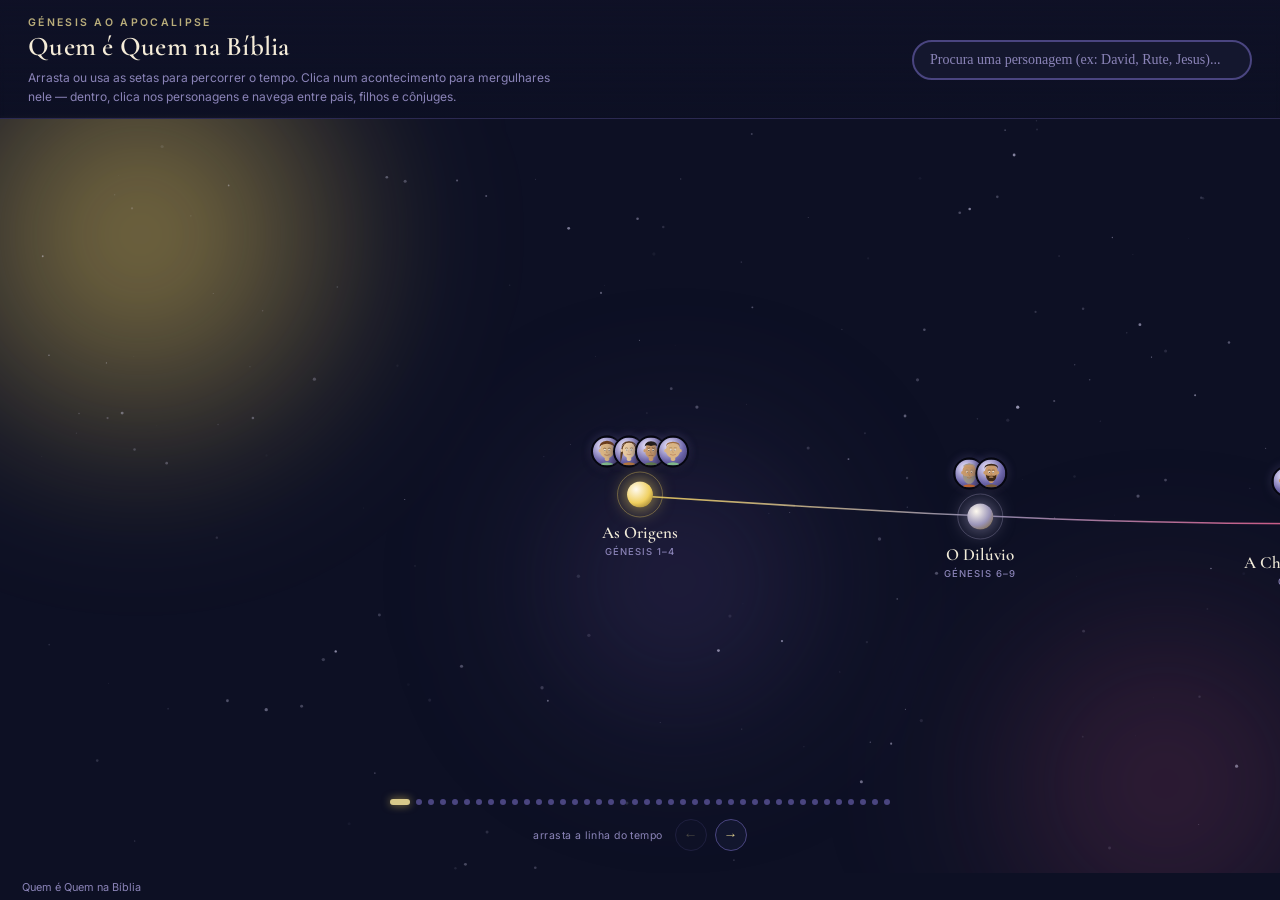
<file: index.html>
<!doctype html>
<html lang="pt">
<head>
<meta charset="utf-8">
<meta name="viewport" content="width=device-width,initial-scale=1">
<title>Quem é Quem na Bíblia</title>
<link rel="stylesheet" href="https://fonts.googleapis.com/css2?family=Cormorant+Garamond:wght@500;600;700&family=Inter:wght@400;500;600&display=swap">
<link rel="stylesheet" href="style.css">
</head>
<body>
<div class="app">
  <div class="topbar" id="topbar">
    <div class="topbar-title">
      <span class="eyebrow">Génesis ao Apocalipse</span>
      <h1>Quem é Quem na Bíblia</h1>
      <p class="hint">Arrasta ou usa as setas para percorrer o tempo. Clica num acontecimento para mergulhares nele — dentro, clica nos personagens e navega entre pais, filhos e cônjuges.</p>
    </div>
    <div class="search-wrap">
      <input id="searchBox" class="search-box" type="text" placeholder="Procura uma personagem (ex: David, Rute, Jesus)..." autocomplete="off" aria-label="Procurar personagem">
      <div id="searchResults" class="search-results" hidden></div>
    </div>
  </div>

  <div class="stage">
    <canvas id="bgStars"></canvas>
    <div class="nebula n1"></div>
    <div class="nebula n2"></div>
    <div class="nebula n3"></div>

    <div id="timelineView">
      <div class="timeline-track">
        <div id="timelineRail">
          <svg id="railSvg"><path id="railPath" fill="none" stroke="url(#railGrad)" stroke-width="1.5"></path>
            <defs>
              <linearGradient id="railGrad" x1="0" y1="0" x2="1" y2="0">
                <stop offset="0%" stop-color="#4a4580" stop-opacity="0"/>
                <stop offset="8%" stop-color="#4a4580" stop-opacity=".9"/>
                <stop offset="92%" stop-color="#4a4580" stop-opacity=".9"/>
                <stop offset="100%" stop-color="#4a4580" stop-opacity="0"/>
              </linearGradient>
            </defs>
          </svg>
        </div>
      </div>
    </div>

    <div class="timeline-chrome">
      <div class="progress-dots" id="progressDots"></div>
      <div class="scroll-hint">
        <span id="scrollHintText">arrasta a linha do tempo</span>
        <div class="scroll-arrows">
          <button id="scrollLeft" type="button" aria-label="Recuar no tempo">&larr;</button>
          <button id="scrollRight" type="button" aria-label="Avançar no tempo">&rarr;</button>
        </div>
      </div>
    </div>

    <div id="eventView">
      <div class="event-ambient" id="eventAmbient"></div>
      <div id="eventScroll">
        <div class="event-body">
          <aside class="event-info" id="eventInfo">
            <button class="back-btn" id="backBtn" type="button" aria-label="Voltar à linha do tempo" title="Voltar à linha do tempo"><span class="bk-arrow">&larr;</span></button>
            <span class="event-info-label">Sobre este acontecimento</span>
            <p class="event-desc" id="eventDesc"></p>
            <div class="event-info-grid">
              <div class="event-info-block"><h3>Importância</h3><p id="eventImportancia"></p></div>
              <div class="event-info-block"><h3>Mensagem principal</h3><p id="eventMensagem"></p></div>
              <div class="event-info-block"><h3>Contexto histórico</h3><p id="eventContexto"></p></div>
              <div class="event-info-block"><h3>Passagens-chave</h3><ul id="eventPassagens"></ul></div>
            </div>
          </aside>
          <div class="event-main">
            <div class="event-heading">
              <div class="event-icon" id="eventIcon"></div>
              <div class="event-title-wrap">
                <span class="event-title" id="eventTitle"></span>
                <span class="event-era-tag" id="eventEra"></span>
              </div>
            </div>
            <div class="char-field" id="charField">
              <div class="char-orbit" id="charOrbit">
                <div id="camLayer">
                  <svg class="char-lines" id="charLines"></svg>
                  <div id="charButtons"></div>
                </div>
              </div>
              <div class="zoom-controls">
                <button id="zoomIn" type="button" aria-label="Ampliar">+</button>
                <button id="zoomOut" type="button" aria-label="Reduzir">&minus;</button>
                <button id="zoomReset" type="button" aria-label="Repor vista">&#8634;</button>
              </div>
            </div>
          </div>
        </div>
      </div>
      <aside id="panel">
        <button class="panel-close" id="panelClose" type="button">&times;</button>
        <div id="panelBody">
          <p class="panel-empty">Clica num personagem para veres a sua ficha completa.</p>
        </div>
      </aside>
    </div>
  </div>

  <footer class="note">Quem é Quem na Bíblia</footer>
</div>
<script src="js/event-icons.js"></script>
<script src="js/warp-transition.js"></script>
<script src="js/timeline.js"></script>
<script src="js/event-graph.js"></script>
<script src="app.js"></script>
</body>
</html>
</file>
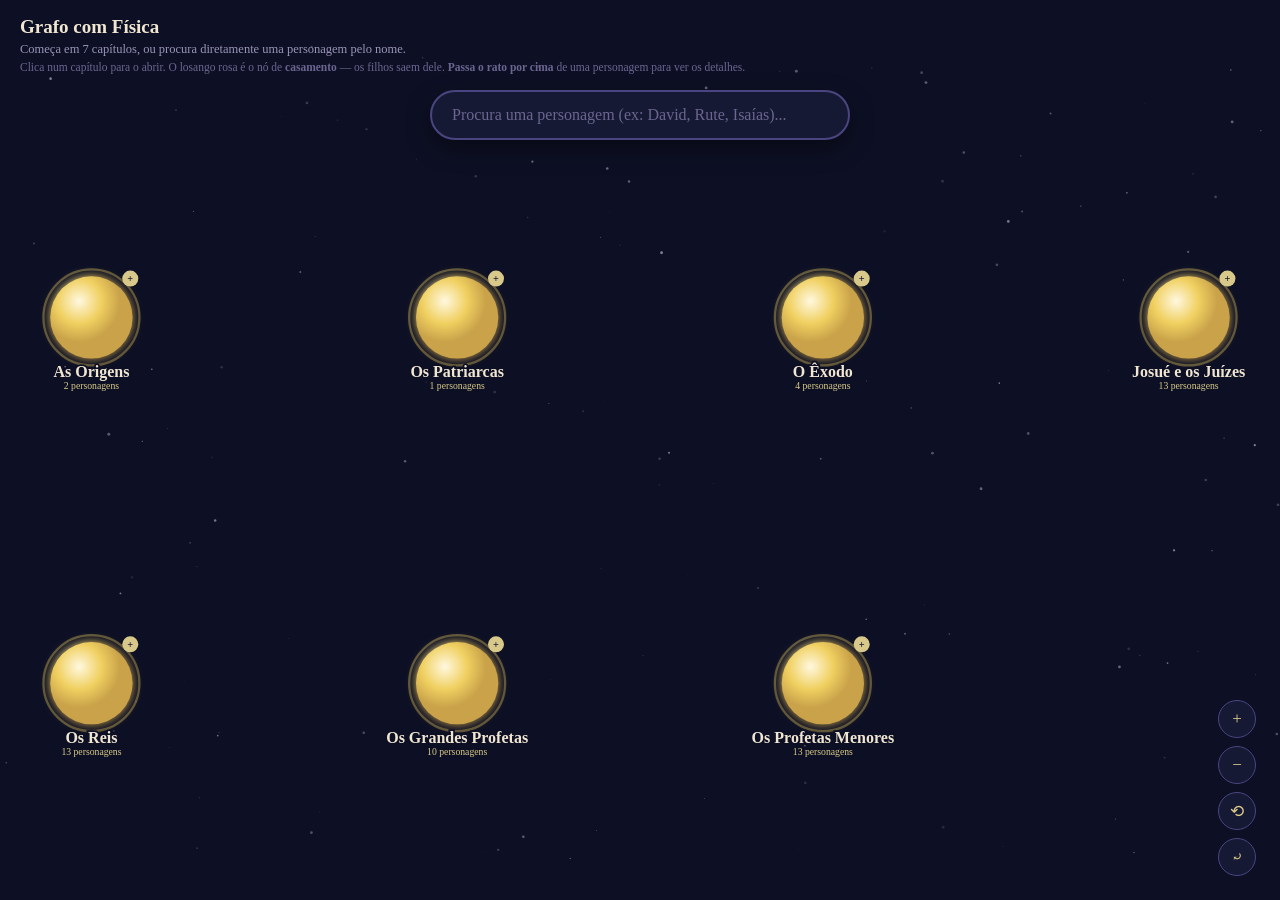
<file: docs/superpowers/specs/2026-09-05-grafo-fisica-mockup-A.html>
<!DOCTYPE html>
<html lang="pt">
<head>
<meta charset="utf-8">
<title>Grafo com Física — mockup</title>
<style>
  * { box-sizing: border-box; }
  html, body { margin: 0; padding: 0; background: #0d1024; color: #e8e4d8; font-family: Georgia, serif; overflow: hidden; height: 100%; }
  .topbar { position: absolute; top: 0; left: 0; right: 0; padding: 16px 20px; z-index: 10; pointer-events: none; }
  .topbar * { pointer-events: auto; }
  h1 { font-size: 19px; margin: 0 0 4px; color: #f0e6d2; }
  .subtitle { font-size: 12.5px; color: #9a94b8; margin: 0; max-width: 560px; }
  .hint { font-size: 11.5px; color: #6b6591; margin-top: 4px; }

  .search-wrap { position: absolute; top: 90px; left: 50%; transform: translateX(-50%); z-index: 15; width: 420px; max-width: 90vw; }
  .search-box {
    width: 100%; padding: 14px 20px; border-radius: 999px; border: 2px solid #4a4580; background: #161933;
    color: #f0e6d2; font-family: Georgia, serif; font-size: 16px; box-shadow: 0 8px 24px rgba(0,0,0,.4);
    outline: none;
  }
  .search-box:focus { border-color: #d8c98a; }
  .search-box::placeholder { color: #6b6591; }
  .search-results {
    margin-top: 6px; background: #161933; border: 1px solid #4a4580; border-radius: 12px;
    overflow: hidden; display: none; box-shadow: 0 8px 24px rgba(0,0,0,.4);
  }
  .search-results.show { display: block; }
  .search-result {
    padding: 10px 18px; cursor: pointer; font-size: 14px; color: #e8e4d8;
    display: flex; justify-content: space-between; align-items: baseline;
  }
  .search-result:hover { background: #2a2650; }
  .search-result .sr-era { font-size: 10.5px; color: #9a94b8; }
  .found-highlight .halo { opacity: 1 !important; stroke: #f0d060; stroke-width: 2.5; animation: pulseFound 1.2s ease-in-out infinite; }
  @keyframes pulseFound { 0%,100% { r: var(--halo-r, 20); opacity: 1; } 50% { r: calc(var(--halo-r, 20) + 6); opacity: .4; } }

  .controls { position: absolute; bottom: 24px; right: 24px; display: flex; flex-direction: column; gap: 8px; z-index: 10; }
  .controls button {
    width: 38px; height: 38px; border-radius: 50%; border: 1px solid #4a4580; background: #161933;
    color: #d8c98a; font-size: 17px; cursor: pointer; font-family: Georgia, serif;
  }
  .controls button:hover { background: #2a2650; }

  svg { display: block; width: 100vw; height: 100vh; cursor: grab; }
  svg.panning { cursor: grabbing; }

  .bgstar { fill: #cfd0f0; }

  .cline { stroke: #4a4580; stroke-width: 1.4; fill: none; }
  .cline.stem { stroke: #d8a0b8; stroke-width: 1.2; opacity: .8; }
  .cline.descent { stroke: #6b64a8; stroke-width: 1.6; }
  .cline.spouseDirect { stroke: #d8a0b8; stroke-width: 1.2; stroke-dasharray: 3 4; opacity: .8; }
  .cline.weak { stroke: #4a4a6a; stroke-width: 0.8; stroke-dasharray: 1 5; opacity: .55; }
  .clabel { fill: #9a94b8; font-size: 8.5px; font-family: Georgia, serif; text-anchor: middle; paint-order: stroke; stroke: #0d1024; stroke-width: 3; }

  .node { cursor: pointer; }
  .node circle.halo { fill: none; stroke: #d8c98a; stroke-width: 1; opacity: 0; }
  .node.expandable circle.halo { opacity: .35; }
  .node.uniao .halo { stroke: #e8608f; }
  .node.capitulo .halo { stroke: #f0d060; stroke-width: 2; }
  .node.capitulo .star { fill: url(#majorGrad); }
  .node.capitulo text.name { font-size: 14px; font-weight: bold; transition: font-size .3s ease; }
  .node.capitulo.side text.name { font-size: 10.5px; }
  .node.capitulo.side text.clabel { display: none; }
  .node.capitulo.side { opacity: .85; }
  .node .star { transition: r .25s ease; }
  .node.major .star { fill: url(#majorGrad); }
  .node.standard .star { fill: url(#standardGrad); }
  .node.minor .star { fill: url(#minorGrad); }
  .node.uniao .star { fill: url(#uniaoGrad); }
  .node text.name { fill: #f0e6d2; font-size: 11px; text-anchor: middle; paint-order: stroke; stroke: #0d1024; stroke-width: 3; }
  .node.minor text.name { font-size: 9.5px; }
  .node text.badge { fill: #1a1735; font-size: 9px; text-anchor: middle; font-weight: bold; }
  .node circle.badge-bg { fill: #d8c98a; }

  .node-group { transform-box: fill-box; transform-origin: center; }
  .pop-in { animation: popIn .35s cubic-bezier(.34,1.56,.64,1); }
  @keyframes popIn { from { transform: scale(0); } to { transform: scale(1); } }

  .tooltip {
    position: fixed; max-width: 270px; background: #161933; border: 1px solid #4a4580;
    border-radius: 8px; padding: 10px 13px; font-size: 12.5px; color: #cfcae8;
    pointer-events: none; z-index: 50; display: none; box-shadow: 0 8px 20px rgba(0,0,0,.45);
    line-height: 1.45;
  }
  .tooltip.show { display: block; }
  .tooltip .t-era { font-size: 10px; letter-spacing: 1px; text-transform: uppercase; color: #9a94b8; }
  .tooltip .t-name { margin: 2px 0 6px; color: #f0d060; font-size: 15px; font-weight: bold; }
  .tooltip .t-rel { color: #d8a0b8; font-size: 11.5px; margin-bottom: 6px; }
  .tooltip .t-refs { margin-top: 6px; font-size: 10.5px; color: #7d76ad; }
</style>
</head>
<body>
<div class="topbar">
  <h1>Grafo com Física</h1>
  <p class="subtitle">Começa em 7 capítulos, ou procura diretamente uma personagem pelo nome.</p>
  <p class="hint">Clica num capítulo para o abrir. O losango rosa é o nó de <b>casamento</b> — os filhos saem dele. <b>Passa o rato por cima</b> de uma personagem para ver os detalhes.</p>
</div>

<div class="search-wrap">
  <input id="searchBox" class="search-box" placeholder="Procura uma personagem (ex: David, Rute, Isaías)..." autocomplete="off">
  <div id="searchResults" class="search-results"></div>
</div>

<div class="controls">
  <button onclick="zoomBy(1.25)">+</button>
  <button onclick="zoomBy(0.8)">−</button>
  <button onclick="resetView()">⟲</button>
  <button onclick="collapseAll()" title="Fechar tudo" style="font-size:13px;">⤾</button>
</div>

<svg id="stage" viewBox="0 0 1400 900">
  <defs>
    <radialGradient id="majorGrad" cx="35%" cy="30%">
      <stop offset="0%" stop-color="#fff8e0"/><stop offset="55%" stop-color="#f0d060"/><stop offset="100%" stop-color="#c9a24a"/>
    </radialGradient>
    <radialGradient id="standardGrad" cx="35%" cy="30%">
      <stop offset="0%" stop-color="#e4e0f8"/><stop offset="55%" stop-color="#9a94d0"/><stop offset="100%" stop-color="#6b64a8"/>
    </radialGradient>
    <radialGradient id="minorGrad" cx="35%" cy="30%">
      <stop offset="0%" stop-color="#c9c6dc"/><stop offset="55%" stop-color="#7d76ad"/><stop offset="100%" stop-color="#524d78"/>
    </radialGradient>
    <radialGradient id="uniaoGrad" cx="35%" cy="30%">
      <stop offset="0%" stop-color="#ffe0ec"/><stop offset="55%" stop-color="#e8608f"/><stop offset="100%" stop-color="#a83a63"/>
    </radialGradient>
    <filter id="glow" x="-100%" y="-100%" width="300%" height="300%">
      <feGaussianBlur stdDeviation="4" result="blur"/>
      <feMerge><feMergeNode in="blur"/><feMergeNode in="SourceGraphic"/></feMerge>
    </filter>
  </defs>
  <g id="bgLayer"></g>
  <g id="world">
    <g id="edgeLayer"></g>
    <g id="nodeLayer"></g>
  </g>
</svg>

<div class="tooltip" id="tooltip">
  <div class="t-era" id="ttEra"></div>
  <div class="t-name" id="ttName"></div>
  <div class="t-rel" id="ttRel"></div>
  <div class="t-resumo" id="ttResumo"></div>
  <div class="t-refs" id="ttRefs"></div>
</div>

<script>
/* ---------------- data ----------------
   Every node — era, pessoa, ou casamento — é a mesma coisa: um id com uma
   lista `reveals` de outros ids que aparecem quando lhe tocas. Os filhos
   nunca aparecem na lista `reveals` de uma pessoa sozinha — aparecem na
   lista `reveals` do nó de casamento (kind:'uniao') entre os pais. Quando só
   há um progenitor conhecido (ex: Eli), os filhos saem diretamente dele. */
const defs = {"adao":{"kind":"major","nome":"Adão","rel":null,"era":"As origens","refs":"Gn 2–3","resumo":"O primeiro ser humano, formado por Deus a partir do pó da terra e colocado no Jardim do Éden para o cultivar. A sua desobediência ao comer do fruto proibido marca o início da história da salvação — mas também abre caminho para a promessa de redenção que atravessa toda a Bíblia.","retrato":"assets/retratos/adao.svg","reveals":["u_adao_eva"]},"eva":{"kind":"major","nome":"Eva","rel":"casada com Adão","era":"As origens","refs":"Gn 2–4","resumo":"A primeira mulher, formada por Deus a partir de Adão e chamada por ele \"mãe de todos os viventes\" (Gn 3:20). É ela quem primeiro dialoga com a serpente, um momento central na narrativa da queda.","retrato":"assets/retratos/eva.svg","reveals":[]},"u_adao_eva":{"kind":"uniao","nome":"","spouses":["adao","eva"],"reveals":["caim","abel","sete"]},"caim":{"kind":"minor","nome":"Caim","rel":"filho de Adão e Eva","era":"Primeira geração","refs":"Gn 4","resumo":"Filho mais velho de Adão e Eva, agricultor. Quando a sua oferta a Deus não é aceite como a do irmão, mata Abel por ciúme — a primeira referência bíblica à violência entre irmãos. Ainda assim, Deus poupa-lhe a vida e coloca nele um sinal de proteção.","retrato":"assets/retratos/caim.svg","reveals":[]},"abel":{"kind":"minor","nome":"Abel","rel":"filho de Adão e Eva","era":"Primeira geração","refs":"Gn 4","resumo":"Segundo filho de Adão e Eva, pastor de ovelhas. A sua oferta agrada a Deus, o que desperta a inveja do irmão Caim, que o mata no campo — tornando-o a primeira vítima de violência da Bíblia.","retrato":"assets/retratos/abel.svg","reveals":[]},"sete":{"kind":"minor","nome":"Set","rel":"filho de Adão e Eva","era":"Primeira geração","refs":"Gn 4:25; 5","resumo":"Terceiro filho de Adão e Eva, nascido \"em vez de Abel\". É através dele, e não de Caim, que a genealogia bíblica continua até Noé — a linha que a tradição liga à esperança da salvação.","retrato":"assets/retratos/sete.svg","reveals":[]},"noe":{"kind":"major","nome":"Noé","rel":null,"era":"O Dilúvio","refs":"Gn 6–9","resumo":"Descendente de Set, descrito como \"justo e íntegro\" na sua geração. Construiu a arca por ordem de Deus e salvou a sua família e os animais do dilúvio. Com ele, Deus faz a primeira grande aliança da Bíblia, selada pelo sinal do arco-íris.","retrato":"assets/retratos/noe.svg","reveals":["sem"]},"sem":{"kind":"minor","nome":"Sem","rel":"filho de Noé","era":"Depois do Dilúvio","refs":"Gn 5:32; 9:26; 11:10","resumo":"Filho mais velho de Noé, abençoado por ele depois do dilúvio. A tradição bíblica liga-lhe a linhagem que, muitas gerações depois, chega até Abraão.","retrato":"assets/retratos/sem.svg","reveals":[]},"abraao":{"kind":"major","nome":"Abraão","rel":null,"era":"Os Patriarcas · Abraão","refs":"Gn 12–25","resumo":"Chamado por Deus a deixar a sua terra e a sua família, recebe a promessa de uma descendência \"como as estrelas do céu\" (Gn 15:5) e de uma terra para os seus descendentes. A sua confiança nessa promessa, mesmo sem a ver cumprida, torna-o o \"pai da fé\" para judeus, cristãos e muçulmanos.","retrato":"assets/retratos/abraao.svg","reveals":["u_abraao_sara","u_abraao_agar"]},"sara":{"kind":"standard","nome":"Sara","rel":"casada com Abraão","era":"Os Patriarcas · Abraão","refs":"Gn 17–23","resumo":"Esposa de Abraão. Já em idade muito avançada, ri-se ao ouvir que terá um filho — e dá à luz Isaac, cujo nome significa \"ele ri\", cumprindo a promessa de Deus contra toda a probabilidade.","retrato":"assets/retratos/sara.svg","reveals":[]},"u_abraao_sara":{"kind":"uniao","nome":"","spouses":["abraao","sara"],"reveals":["isaac"]},"isaac":{"kind":"standard","nome":"Isaac","rel":"filho de Abraão e Sara","era":"Os Patriarcas · Isaac","refs":"Gn 21–27","resumo":"Filho de Abraão e Sara, nascido da promessa depois de anos de espera. Quase sacrificado por Abraão no Monte Moriá (Gn 22), é poupado por Deus — um episódio que a tradição cristã lê como prefiguração do sacrifício de Cristo. Casa com Rebeca e é pai de Esaú e Jacob.","retrato":"assets/retratos/isaac.svg","reveals":["u_isaac_rebeca"]},"rebeca":{"kind":"standard","nome":"Rebeca","rel":"casada com Isaac","era":"Os Patriarcas · Isaac","refs":"Gn 24–27","resumo":"Escolhida junto ao poço por Eliezer, servo de Abraão, para ser esposa de Isaac — reconhecida pela sua hospitalidade ao oferecer água não só ao servo mas também aos seus camelos. Mãe de Esaú e Jacob, tem um papel decisivo em garantir que a bênção do pai passa para Jacob.","retrato":"assets/retratos/rebeca.svg","reveals":[]},"u_isaac_rebeca":{"kind":"uniao","nome":"","spouses":["isaac","rebeca"],"reveals":["esau","jacob"]},"esau":{"kind":"standard","nome":"Esaú","rel":"filho de Isaac e Rebeca","era":"Os Patriarcas · Jacob","refs":"Gn 25–33","resumo":"Filho mais velho de Isaac e Rebeca, caçador hábil. Vende o seu direito de primogenitura a Jacob por um prato de lentilhas, e mais tarde vê a bênção do pai ser-lhe também tirada — mas a história termina com um reencontro de perdão entre os dois irmãos (Gn 33).","retrato":"assets/retratos/esau.svg","reveals":[]},"jacob":{"kind":"major","nome":"Jacob","rel":"filho de Isaac e Rebeca","era":"Os Patriarcas · Jacob","refs":"Gn 25–49","resumo":"Filho de Isaac e Rebeca. Depois de lutar a noite toda com um anjo, recebe de Deus o novo nome \"Israel\" (Gn 32:28), que passa a designar todo o povo. Pai de doze filhos que dão origem às doze tribos de Israel.","retrato":"assets/retratos/jacob.svg","reveals":["u_jacob_raquel","u_jacob_lia","dan","neftali","gad","aser"]},"raquel":{"kind":"standard","nome":"Raquel","rel":"casada com Jacob","era":"As famílias de Jacob","refs":"Gn 29–35","resumo":"Esposa preferida de Jacob, encontrada junto a um poço quando este chega a casa do seu tio Labão. Mãe de José e, mais tarde, de Benjamim — morre ao dar à luz este último filho, perto de Belém.","retrato":"assets/retratos/raquel.svg","reveals":[]},"u_jacob_raquel":{"kind":"uniao","nome":"","spouses":["jacob","raquel"],"reveals":["jose","benjamim"]},"jose":{"kind":"major","nome":"José","rel":"filho de Jacob e Raquel","era":"José no Egito","refs":"Gn 37–50","resumo":"Filho preferido de Jacob e Raquel, reconhecível pela sua túnica de várias cores. Vendido como escravo pelos próprios irmãos, torna-se governador do Egito depois de interpretar os sonhos do Faraó — e acaba por salvar a sua família da fome, perdoando os irmãos que o traíram.","retrato":"assets/retratos/jose.svg","reveals":["efraim"]},"efraim":{"kind":"minor","nome":"Efraim","rel":"filho de José","era":"José no Egito","refs":"Gn 41:52; 48; 1 Cr 7:20-27","resumo":"Segundo filho de José, nascido no Egito. Ao abençoar os netos já cego e doente, Jacob cruza deliberadamente as mãos e dá a Efraim, o mais novo, a bênção maior que normalmente cabia ao primogénito — um gesto que ecoa toda uma vida de bênçãos inesperadas na família.","retrato":"assets/retratos/efraim.svg","reveals":[]},"benjamim":{"kind":"standard","nome":"Benjamim","rel":"filho de Jacob e Raquel","era":"As famílias de Jacob","refs":"Gn 35:16-20; 44","resumo":"Filho mais novo de Jacob, e o único, com José, nascido de Raquel — que morre ao dá-lo à luz, perto de Belém. Depois da suposta morte de José, torna-se o filho mais amado de Jacob, e é por ele que Judá se oferece como refém no Egito.","retrato":"assets/retratos/benjamim.svg","reveals":[]},"lia":{"kind":"minor","nome":"Lia","rel":"casada com Jacob","era":"As famílias de Jacob","refs":"Gn 29–49","resumo":"Primeira esposa de Jacob, casada com ele através de um engano do seu pai Labão. Mãe de seis dos doze filhos de Jacob, incluindo Levi e Judá — antepassada da tribo sacerdotal e da linhagem real de David.","retrato":"assets/retratos/lia.svg","reveals":[]},"u_jacob_lia":{"kind":"uniao","nome":"","spouses":["jacob","lia"],"reveals":["ruben","simeao","levi","juda","issacar","zabulao","dina"]},"ruben":{"kind":"minor","nome":"Rúben","rel":"filho de Jacob e Lia","era":"As famílias de Jacob","refs":"Gn 29:32; 35:22; 49:3-4","resumo":"Filho mais velho de Jacob e Lia. Perde o direito de primogenitura por uma falta contra o pai (Gn 35:22; 49:4), mas é ele quem, mais tarde, tenta salvar José da morte às mãos dos irmãos (Gn 37:21-22).","retrato":"assets/retratos/ruben.svg","reveals":[]},"simeao":{"kind":"minor","nome":"Simeão","rel":"filho de Jacob e Lia","era":"As famílias de Jacob","refs":"Gn 29:33; 34; 49:5-7","resumo":"Segundo filho de Jacob e Lia. Junto com Levi, vinga com violência a irmã Dina, um ato que o pai condena no seu leito de morte (Gn 49:5-7).","retrato":"assets/retratos/simeao.svg","reveals":[]},"levi":{"kind":"minor","nome":"Levi","rel":"filho de Jacob e Lia","era":"As famílias de Jacob","refs":"Gn 29:34; 49:5-7; Êx 6:16-20","resumo":"Terceiro filho de Jacob e Lia. É dele que descendem Moisés, Arão e Miriam — a tribo de Levi tornar-se-ia, mais tarde, a tribo sacerdotal de Israel, dedicada ao serviço do templo.","retrato":"assets/retratos/levi.svg","reveals":[]},"juda":{"kind":"standard","nome":"Judá","rel":"filho de Jacob e Lia","era":"As famílias de Jacob","refs":"Gn 29:35; 37:26-27; 44; 49:8-10","resumo":"Quarto filho de Jacob e Lia. Propõe vender José em vez de o matar, e mais tarde oferece-se como refém para poupar Benjamim — um gesto que mostra a sua transformação. A tradição bíblica liga-lhe a futura linhagem real de David.","retrato":"assets/retratos/juda.svg","reveals":[]},"issacar":{"kind":"minor","nome":"Issacar","rel":"filho de Jacob e Lia","era":"As famílias de Jacob","refs":"Gn 30:17-18; 49:14-15","resumo":"Nono filho de Jacob, quinto de Lia. A Bíblia dedica-lhe poucos episódios próprios — é sobretudo conhecido através da tribo que viria a levar o seu nome.","retrato":"assets/retratos/issacar.svg","reveals":[]},"zabulao":{"kind":"minor","nome":"Zabulão","rel":"filho de Jacob e Lia","era":"As famílias de Jacob","refs":"Gn 30:19-20; 49:13","resumo":"Décimo filho de Jacob, sexto e último de Lia. Como o irmão Issacar, é conhecido sobretudo através da tribo de Israel que herda o seu nome.","retrato":"assets/retratos/zabulao.svg","reveals":[]},"dina":{"kind":"minor","nome":"Dina","rel":"filho de Jacob e Lia","era":"As famílias de Jacob","refs":"Gn 30:21; 34","resumo":"Única filha de Jacob e Lia mencionada pelo nome. A sua história em Siquém (Gn 34) desencadeia a resposta violenta dos irmãos Simeão e Levi contra a cidade.","retrato":"assets/retratos/dina.svg","reveals":[]},"dan":{"kind":"minor","nome":"Dan","rel":"filho de Jacob","era":"As famílias de Jacob","refs":"Gn 30:1-6; 49:16-17","resumo":"Quinto filho de Jacob, nascido de Bila, serva de Raquel — dado à luz \"sobre os joelhos\" de Raquel, que assim o considera seu, segundo o costume da época.","retrato":"assets/retratos/dan.svg","reveals":[]},"neftali":{"kind":"minor","nome":"Neftali","rel":"filho de Jacob","era":"As famílias de Jacob","refs":"Gn 30:7-8; 49:21","resumo":"Sexto filho de Jacob, segundo de Bila, serva de Raquel.","retrato":"assets/retratos/neftali.svg","reveals":[]},"gad":{"kind":"minor","nome":"Gad","rel":"filho de Jacob","era":"As famílias de Jacob","refs":"Gn 30:9-11; 49:19","resumo":"Sétimo filho de Jacob, nascido de Zilpa, serva de Lia.","retrato":"assets/retratos/gad.svg","reveals":[]},"aser":{"kind":"minor","nome":"Aser","rel":"filho de Jacob","era":"As famílias de Jacob","refs":"Gn 30:12-13; 49:20","resumo":"Oitavo filho de Jacob, segundo de Zilpa, serva de Lia.","retrato":"assets/retratos/aser.svg","reveals":[]},"agar":{"kind":"minor","nome":"Agar","rel":"casada com Abraão","era":"Os Patriarcas · Abraão","refs":"Gn 16; 21","resumo":"Serva egípcia de Sara, torna-se mãe de Ismael com Abraão. Depois de ser expulsa para o deserto com o filho, é a primeira pessoa na Bíblia a dar um nome a Deus — \"o Deus que me vê\" (Gn 16:13).","retrato":"assets/retratos/agar.svg","reveals":[]},"u_abraao_agar":{"kind":"uniao","nome":"","spouses":["abraao","agar"],"reveals":["ismael"]},"ismael":{"kind":"minor","nome":"Ismael","rel":"filho de Abraão e Agar","era":"Os Patriarcas · Isaac","refs":"Gn 16; 21; 25","resumo":"Filho de Abraão e Agar. Deus promete que também dele nascerá uma grande nação — segundo a tradição bíblica, torna-se pai de doze príncipes e antepassado de povos árabes.","retrato":"assets/retratos/ismael.svg","reveals":[]},"moises":{"kind":"major","nome":"Moisés","rel":null,"era":"O Êxodo","refs":"Êx 2 – Dt 34","resumo":"Descendente de Levi, criado na corte egípcia depois de ser salvo das águas do Nilo em bebé. Liberta o povo de Israel da escravidão no Egito através de dez pragas e da travessia do Mar Vermelho, e recebe os Dez Mandamentos no Monte Sinai.","retrato":"assets/retratos/moises.svg","reveals":[]},"miriam":{"kind":"standard","nome":"Miriam","rel":null,"era":"O Êxodo","refs":"Êx 2; 15","resumo":"Irmã mais velha de Moisés e Arão. Vigia o cesto do irmão bebé no rio Nilo e sugere a sua própria mãe como ama — depois, já profetisa, guia o povo no cântico de louvor depois da travessia do Mar Vermelho (Êx 15:20-21).","retrato":"assets/retratos/miriam.svg","reveals":[]},"arao":{"kind":"standard","nome":"Arão","rel":null,"era":"O Êxodo","refs":"Êx 4; 7; 28","resumo":"Irmão mais velho de Moisés e Miriam. Torna-se o porta-voz de Moisés perante o Faraó (Êx 4:14-16) e, mais tarde, o primeiro sumo sacerdote de Israel (Êx 28) — dele descende toda a linhagem sacerdotal levítica.","retrato":"assets/retratos/arao.svg","reveals":[]},"farao":{"kind":"standard","nome":"Faraó","rel":null,"era":"O Êxodo","refs":"Êx 1–14","resumo":"Título do governante do Egito na narrativa do Êxodo — a Bíblia não dá o seu nome próprio. Escraviza o povo de Israel por temer o seu crescimento, e recusa repetidamente libertá-lo, mesmo depois das dez pragas, até à décima praga e à perseguição final junto ao Mar Vermelho.","retrato":"assets/retratos/farao.svg","reveals":[]},"josue":{"kind":"major","nome":"Josué","rel":null,"era":"Josué","refs":"Js 1–24","resumo":"Sucessor de Moisés, lidera o povo de Israel na travessia do rio Jordão e na conquista de Canaã, incluindo a célebre queda das muralhas de Jericó.","retrato":"assets/retratos/josue.svg","reveals":[]},"calebe":{"kind":"standard","nome":"Calebe","rel":null,"era":"Os Juízes","refs":"Nm 13–14; Js 14–15; Jz 1:12-15","resumo":"Um dos doze espias enviados por Moisés a explorar Canaã, é um dos únicos dois (com Josué) a trazer um relatório de fé em vez de medo — e por isso o único da sua geração, além de Josué, autorizado a entrar na Terra Prometida. Já idoso, recebe Hebron como herança e oferece a mão da sua filha Acsa a quem conquistar Debir.","retrato":"assets/retratos/calebe.svg","reveals":[]},"otoniel":{"kind":"minor","nome":"Otoniel","rel":null,"era":"Os Juízes","refs":"Jz 3:7-11","resumo":"Primeiro dos juízes de Israel, irmão mais novo de Calebe. Liberta o povo do domínio do rei de Arã-Naaraim depois de um período de opressão.","retrato":"assets/retratos/otoniel.svg","reveals":[]},"eude":{"kind":"minor","nome":"Eúde","rel":null,"era":"Os Juízes","refs":"Jz 3:12-30","resumo":"Segundo juiz de Israel, canhoto, liberta o povo do domínio do rei moabita Eglom através de um ato de coragem pessoal disfarçado de embaixada diplomática.","retrato":"assets/retratos/eude.svg","reveals":[]},"debora":{"kind":"major","nome":"Débora","rel":null,"era":"Os Juízes","refs":"Jz 4–5","resumo":"Única mulher juíza e profetisa de Israel, julga o povo debaixo de uma palmeira e lidera, junto com o general Baraque, a vitória sobre o exército cananeu de Sísera.","retrato":"assets/retratos/debora.svg","reveals":[]},"baraque":{"kind":"minor","nome":"Baraque","rel":null,"era":"Os Juízes","refs":"Jz 4–5","resumo":"General israelita que, a pedido de Débora, lidera o exército contra as forças de Sísera, comandante do rei cananeu Jabim.","retrato":"assets/retratos/baraque.svg","reveals":[]},"jael":{"kind":"minor","nome":"Jael","rel":null,"era":"Os Juízes","refs":"Jz 4:17-22; 5:24-27","resumo":"Mulher quenita que dá refúgio ao general cananeu Sísera em fuga, e o mata enquanto dorme, cumprindo a profecia de Débora de que a vitória seria atribuída a uma mulher.","retrato":"assets/retratos/jael.svg","reveals":[]},"gideao":{"kind":"major","nome":"Gideão","rel":null,"era":"Os Juízes","refs":"Jz 6–8","resumo":"Chamado por Deus enquanto se esconde para debulhar trigo, lidera apenas 300 homens escolhidos a derrotar um enorme exército midianita, provando que a vitória vem de Deus e não do número de soldados.","retrato":"assets/retratos/gideao.svg","reveals":["abimeleque"]},"abimeleque":{"kind":"minor","nome":"Abimeleque","rel":"filho de Gideão","era":"Os Juízes","refs":"Jz 9","resumo":"Filho de Gideão que mata os seus setenta meio-irmãos para se tornar governante de Siquém, tornando-se um contraexemplo do juiz ideal — movido por ambição, não por chamado divino.","retrato":"assets/retratos/abimeleque.svg","reveals":[]},"jefte":{"kind":"standard","nome":"Jefté","rel":null,"era":"Os Juízes","refs":"Jz 11–12","resumo":"Filho rejeitado pela sua família por ser filho de uma prostituta, torna-se um líder militar respeitado e derrota os amonitas — mas faz um voto precipitado que acaba por custar a vida da sua própria filha.","retrato":"assets/retratos/jefte.svg","reveals":[]},"sansao":{"kind":"major","nome":"Sansão","rel":null,"era":"Os Juízes","refs":"Jz 13–16","resumo":"Nazireu dotado de força sobrenatural desde o nascimento, luta sozinho contra os filisteus ao longo de várias histórias — até ser traído por Dalila, que descobre o segredo da sua força no cabelo nunca cortado.","retrato":"assets/retratos/sansao.svg","reveals":[]},"dalila":{"kind":"standard","nome":"Dalila","rel":null,"era":"Os Juízes","refs":"Jz 16:4-22","resumo":"Mulher filisteia que, subornada pelos chefes filisteus, descobre repetidamente o segredo da força de Sansão até o convencer a revelar que está no seu cabelo, entregando-o assim aos seus inimigos.","retrato":"assets/retratos/dalila.svg","reveals":[]},"noemi":{"kind":"minor","nome":"Noemi","rel":null,"era":"Rute","refs":"Rt 1","resumo":"Israelita que perde o marido e os dois filhos em Moabe, e regressa a Belém com a sua nora Rute, que se recusa a abandoná-la.","retrato":"assets/retratos/noemi.svg","reveals":[]},"rute":{"kind":"standard","nome":"Rute","rel":null,"era":"Rute","refs":"Rt 1–4","resumo":"Mulher moabita que, depois de enviuvar, escolhe ficar com a sua sogra Noemi em vez de regressar à sua terra — \"o teu povo será o meu povo, e o teu Deus, o meu Deus\" (Rt 1:16). Casa com Booz e torna-se bisavó de David.","retrato":"assets/retratos/rute.svg","reveals":["booz"],"spouseDirect":["booz"]},"booz":{"kind":"minor","nome":"Booz","rel":"casado com Rute","era":"Rute","refs":"Rt 2–4","resumo":"Proprietário rico de Belém, parente de Noemi, que mostra bondade a Rute quando ela colhe espigas nos seus campos, e acaba por casar com ela, assumindo o papel de \"resgatador\" familiar.","retrato":"assets/retratos/booz.svg","reveals":[]},"elcana":{"kind":"minor","nome":"Elcana","rel":null,"era":"1 Samuel · Ana e Samuel","refs":"1 Sm 1","resumo":"Marido de Ana (e de uma segunda mulher, Penina), leva a família todos os anos a Silo para oferecer sacrifícios. Consola Ana quando ela chora por não ter filhos, e mais tarde alegra-se com o nascimento de Samuel, fruto da oração dela.","retrato":"assets/retratos/elcana.svg","reveals":["u_ana_elcana"]},"ana":{"kind":"standard","nome":"Ana","rel":"casada com Elcana","era":"1 Samuel · Ana e Samuel","refs":"1 Sm 1–2","resumo":"Mulher estéril que ora fervorosamente no santuário de Silo por um filho, prometendo consagrá-lo a Deus — e dá à luz Samuel, que entrega ao serviço do templo assim que é desmamado.","retrato":"assets/retratos/ana.svg","reveals":[]},"u_ana_elcana":{"kind":"uniao","nome":"","spouses":["elcana","ana"],"reveals":["samuel"]},"samuel":{"kind":"major","nome":"Samuel","rel":"filho de Elcana e Ana","era":"1 Samuel · Ana e Samuel","refs":"1 Sm 1–25","resumo":"Último dos juízes e primeiro dos grandes profetas de Israel, ouve a voz de Deus ainda criança no templo. Unge Saul como primeiro rei de Israel, e mais tarde David, quando Saul se afasta de Deus.","retrato":"assets/retratos/samuel.svg","reveals":[]},"eli":{"kind":"standard","nome":"Eli","rel":null,"era":"1 Samuel · Ana e Samuel","refs":"1 Sm 1–4","resumo":"Sumo sacerdote e último juiz de Silo, cria Samuel no templo depois de Ana o entregar. Os seus próprios filhos, Hofni e Finéias, corrompem o sacerdócio, trazendo julgamento sobre a sua casa.","retrato":"assets/retratos/eli.svg","reveals":["hofni","fineias"]},"hofni":{"kind":"minor","nome":"Hofni","rel":"filho de Eli","era":"1 Samuel · Ana e Samuel","refs":"1 Sm 2; 4","resumo":"Filho mais velho do sacerdote Eli, abusa da sua posição no santuário de Silo para roubar as melhores partes das ofertas do povo e explorar as mulheres que ali serviam. Morre em combate contra os filisteus no mesmo dia em que a Arca da Aliança é capturada.","retrato":"assets/retratos/hofni.svg","reveals":[]},"fineias":{"kind":"minor","nome":"Finéias","rel":"filho de Eli","era":"1 Samuel · Ana e Samuel","refs":"1 Sm 2; 4","resumo":"Filho mais novo do sacerdote Eli, tal como o irmão Hofni, abusa do seu cargo sacerdotal em Silo. Morre no mesmo combate contra os filisteus em que a Arca é capturada — a notícia da sua morte, e a da Arca, provoca a morte súbita do próprio pai.","retrato":"assets/retratos/fineias.svg","reveals":[]},"jesse":{"kind":"standard","nome":"Jessé","rel":null,"era":"1 Samuel · Saul e David","refs":"Rt 4:17,22; 1 Sm 16","resumo":"Habitante de Belém, neto de Booz e Rute, pai de oito filhos — o mais novo dos quais, David, é escolhido por Deus através do profeta Samuel para ser rei, apesar de nem sequer ter sido chamado inicialmente para o desfile de apresentação.","retrato":"assets/retratos/jesse.svg","reveals":["david"]},"david":{"kind":"major","nome":"David","rel":"filho de Jessé","era":"1 Samuel · Saul e David","refs":"1 Sm 16 – 1 Rs 2","resumo":"Pastor mais novo de oito irmãos, ungido em segredo por Samuel, torna-se herói nacional ao derrotar o gigante filisteu Golias com uma funda. Sucede a Saul como segundo rei de Israel, unifica o reino e, apesar de graves falhas morais, é lembrado como o maior rei de Israel e antepassado do Messias esperado.","retrato":"assets/retratos/david.svg","reveals":["mical","abigail","u_betsabe_david","absalao"],"spouseDirect":["mical","abigail"]},"mical":{"kind":"minor","nome":"Mical","rel":"casada com David","era":"1 Samuel · Saul e David","refs":"1 Sm 18–19; 2 Sm 6","resumo":"Filha mais nova de Saul, apaixona-se por David e torna-se sua primeira esposa, ajudando-o a escapar quando o pai tenta matá-lo. Mais tarde, já rei, David recupera-a como esposa, mas o casamento deteriora-se.","retrato":"assets/retratos/mical.svg","reveals":[]},"abigail":{"kind":"minor","nome":"Abigail","rel":"casada com David","era":"1 Samuel · Saul e David","refs":"1 Sm 25","resumo":"Mulher \"sensata e formosa\", casada com o rico e insensato Nabal, intervém com sabedoria e diplomacia para impedir que David massacre a casa do marido depois de um insulto — e, após a morte súbita de Nabal, torna-se esposa de David.","retrato":"assets/retratos/abigail.svg","reveals":["nabal"],"spouseDirect":["nabal"]},"nabal":{"kind":"minor","nome":"Nabal","rel":"casado com Abigail","era":"1 Samuel · Saul e David","refs":"1 Sm 25","resumo":"Rico proprietário de rebanhos no Carmelo, primeiro marido de Abigail, recusa-se rudemente a recompensar David e os seus homens por terem protegido os seus pastores. Poucos dias depois, ao saber como a sua mulher evitou a vingança de David, tem uma espécie de colapso e morre.","retrato":"assets/retratos/nabal.svg","reveals":[]},"betsabe":{"kind":"standard","nome":"Betsabé","rel":"casada com David","era":"2 Samuel · O reinado de David","refs":"2 Sm 11–12; 1 Rs 1–2","resumo":"Esposa de Urias, o hitita, é vista a banhar-se por David, que a engravida e depois manda matar Urias em combate para encobrir o adultério. Depois de casar com David, torna-se mãe de Salomão e assegura, já viúva, que ele suceda ao trono.","retrato":"assets/retratos/betsabe.svg","reveals":["urias"],"spouseDirect":["urias"]},"u_betsabe_david":{"kind":"uniao","nome":"","spouses":["david","betsabe"],"reveals":["salomao"]},"salomao":{"kind":"major","nome":"Salomão","rel":"filho de David e Betsabé","era":"1 Reis · Salomão","refs":"1 Rs 1–11","resumo":"Filho de David e Betsabé, sucede ao pai e pede a Deus sabedoria em vez de riqueza ou longa vida. Constrói o primeiro Templo de Jerusalém e leva o reino de Israel ao auge da sua riqueza e prestígio internacional — mas os seus muitos casamentos políticos acabam por desviar o seu coração.","retrato":"assets/retratos/salomao.svg","reveals":["roboao"]},"roboao":{"kind":"minor","nome":"Roboão","rel":"filho de Salomão","era":"1-2 Reis · O reino dividido","refs":"1 Rs 12","resumo":"Filho e sucessor de Salomão, recusa aliviar os impostos pesados impostos pelo pai, seguindo o conselho dos amigos jovens em vez dos conselheiros experientes — uma decisão que provoca a revolta das dez tribos do norte e a divisão do reino.","retrato":"assets/retratos/roboao.svg","reveals":[]},"urias":{"kind":"minor","nome":"Urias, o hitita","rel":"casado com Betsabé","era":"2 Samuel · O reinado de David","refs":"2 Sm 11","resumo":"Soldado hitita do exército de David, um dos seus \"guerreiros valentes\", casado com Betsabé. Quando David a engravida durante a sua ausência em combate, Urias recusa-se a ir a casa dormir com a mulher enquanto os seus companheiros continuam acampados em guerra — uma lealdade que acaba por lhe custar a vida, quando David manda colocá-lo na linha da frente para morrer.","retrato":"assets/retratos/urias.svg","reveals":[]},"absalao":{"kind":"standard","nome":"Absalão","rel":"filho de David","era":"2 Samuel · O reinado de David","refs":"2 Sm 13–18","resumo":"Filho de David, conhecido pela sua beleza e pelo seu longo cabelo, revolta-se contra o pai e chega a tomar Jerusalém temporariamente. Morre tragicamente preso pelo cabelo num carvalho durante a batalha final contra as forças do pai.","retrato":"assets/retratos/absalao.svg","reveals":[]},"golias":{"kind":"standard","nome":"Golias","rel":null,"era":"1 Samuel · Saul e David","refs":"1 Sm 17","resumo":"Guerreiro gigante filisteu de Gate que desafia diariamente o exército israelita para um combate individual — até ser derrotado pelo jovem David com uma simples funda e uma pedra, num dos episódios mais conhecidos de toda a Bíblia.","retrato":"assets/retratos/golias.svg","reveals":[]},"natan":{"kind":"minor","nome":"Natã","rel":null,"era":"2 Samuel · O reinado de David","refs":"2 Sm 7; 12; 1 Rs 1","resumo":"Profeta da corte de David, transmite-lhe a promessa de uma dinastia eterna (2 Sm 7) e, mais tarde, confronta-o corajosamente com uma parábola depois do episódio com Betsabé, levando o rei ao arrependimento.","retrato":"assets/retratos/natan.svg","reveals":[]},"rainha_seba":{"kind":"minor","nome":"Rainha de Sabá","rel":null,"era":"1 Reis · Salomão","refs":"1 Rs 10","resumo":"Governante estrangeira de um reino distante (situado na atual Iémen ou Etiópia) que viaja até Jerusalém para testar a fama de sabedoria de Salomão com perguntas difíceis, e sai impressionada e maravilhada.","retrato":"assets/retratos/rainha_seba.svg","reveals":[]},"jeroboao":{"kind":"minor","nome":"Jeroboão","rel":null,"era":"1-2 Reis · O reino dividido","refs":"1 Rs 11–12","resumo":"Antigo funcionário de Salomão que, depois da revolta contra Roboão, se torna o primeiro rei do Reino de Israel (norte). Para evitar que o povo continue a peregrinar ao Templo em Jerusalém, cria santuários alternativos com bezerros de ouro, um ato que a tradição bíblica considera o pecado fundador do reino do norte.","retrato":"assets/retratos/jeroboao.svg","reveals":[]},"elias":{"kind":"major","nome":"Elias","rel":null,"era":"1-2 Reis · O reino dividido","refs":"1 Rs 17–19; 21; 2 Rs 1–2","resumo":"Profeta poderoso do Reino de Israel, confronta o rei Acab e a rainha Jezabel pela idolatria ao deus Baal, culminando no confronto público no Monte Carmelo. Sobe ao céu num carro de fogo, sem morrer, deixando o seu manto — e o seu papel profético — a Eliseu.","retrato":"assets/retratos/elias.svg","reveals":[]},"acab":{"kind":"standard","nome":"Acab","rel":null,"era":"1-2 Reis · O reino dividido","refs":"1 Rs 16; 18; 21–22","resumo":"Rei do reino de Israel (norte), casa com a princesa fenícia Jezabel e introduz o culto a Baal na corte, entrando em conflito direto e repetido com o profeta Elias.","retrato":"assets/retratos/acab.svg","reveals":["jezabel"],"spouseDirect":["jezabel"]},"jezabel":{"kind":"standard","nome":"Jezabel","rel":"casado com Acab","era":"1-2 Reis · O reino dividido","refs":"1 Rs 16; 18–19; 21; 2 Rs 9","resumo":"Princesa fenícia, esposa de Acab, promove ativamente o culto a Baal em Israel e persegue os profetas de Deus. Torna-se, na tradição bíblica, o exemplo máximo de rainha corrupta e opositora da fé de Israel.","retrato":"assets/retratos/jezabel.svg","reveals":[]},"eliseu":{"kind":"standard","nome":"Eliseu","rel":null,"era":"1-2 Reis · O reino dividido","refs":"1 Rs 19; 2 Rs 2–13","resumo":"Discípulo e sucessor de Elias, recebe uma \"porção dobrada\" do seu espírito e realiza uma série de milagres — incluindo a cura da lepra de Naamã — ao longo de um ministério profético que atravessa vários reinados.","retrato":"assets/retratos/eliseu.svg","reveals":[]},"naama":{"kind":"minor","nome":"Naamã","rel":null,"era":"1-2 Reis · O reino dividido","refs":"2 Rs 5","resumo":"Comandante do exército arameu (sírio) que sofre de lepra. Segue o conselho de uma jovem serva israelita e vai ter com o profeta Eliseu, que o cura depois de ele mergulhar sete vezes no rio Jordão — apesar da sua relutância inicial.","retrato":"assets/retratos/naama.svg","reveals":[]},"josias":{"kind":"minor","nome":"Josias","rel":null,"era":"1-2 Reis · O reino dividido","refs":"2 Rs 22–23","resumo":"Torna-se rei de Judá aos oito anos, e já jovem adulto promove a maior reforma religiosa da história do reino depois de o Livro da Lei ser redescoberto durante obras de restauro no Templo.","retrato":"assets/retratos/josias.svg","reveals":["joaquim","sedequias"]},"joaquim":{"kind":"minor","nome":"Joaquim","rel":"filho de Josias","era":"Jeremias","refs":"Jr 22; 26; 36; 2 Rs 23–24","resumo":"Rei de Judá, filho de Josias, colocado no trono pelo Faraó egípcio. Reage com desprezo às profecias de Jeremias — corta e queima pedaço a pedaço o rolo que Baruque tinha escrito, sem qualquer temor (Jr 36:23).","retrato":"assets/retratos/joaquim.svg","reveals":[]},"sedequias":{"kind":"standard","nome":"Sedequias","rel":"filho de Josias","era":"Jeremias","refs":"Jr 21; 37–39; 2 Rs 24–25","resumo":"Último rei de Judá, filho de Josias, colocado no trono por Nabucodonosor depois do exílio do seu sobrinho. Consulta Jeremias repetidamente em segredo, mas nunca tem a coragem de agir segundo os seus conselhos — acaba por se revoltar contra a Babilónia, o que leva à destruição final de Jerusalém.","retrato":"assets/retratos/sedequias.svg","reveals":[]},"acaz":{"kind":"standard","nome":"Acaz","rel":null,"era":"Isaías","refs":"Is 7; 2 Rs 16","resumo":"Rei de Judá que, perante a ameaça de uma coligação de Israel e Aram, recusa pedir um sinal a Deus através de Isaías — que lhe anuncia mesmo assim o sinal do Emanuel (\"Deus connosco\"). Prefere procurar a proteção do império assírio, pagando um pesado tributo.","retrato":"assets/retratos/acaz.svg","reveals":["ezequias"]},"ezequias":{"kind":"minor","nome":"Ezequias","rel":"filho de Acaz","era":"1-2 Reis · O reino dividido","refs":"2 Rs 18–20","resumo":"Rei de Judá lembrado como um dos grandes reformadores religiosos, remove os altares idólatras espalhados pelo reino e confia em Deus perante o cerco assírio a Jerusalém, que é levantado milagrosamente.","retrato":"assets/retratos/ezequias.svg","reveals":[]},"uzias":{"kind":"minor","nome":"Uzias","rel":null,"era":"Isaías","refs":"Is 6:1; 2 Rs 15; 2 Cr 26","resumo":"Rei de Judá com um reinado longo e próspero, mas que termina em tragédia: ao entrar no templo para queimar incenso, um ato reservado aos sacerdotes, é ferido com lepra e vive isolado até à morte. É \"no ano em que morreu o rei Uzias\" que Isaías tem a visão da sua vocação profética (Is 6:1).","retrato":"assets/retratos/uzias.svg","reveals":[]},"isaias":{"kind":"major","nome":"Isaías","rel":null,"era":"Isaías","refs":"Is 1–66","resumo":"Profeta de Judá, com um ministério que atravessa os reinados de Uzias a Ezequias (cerca de 740–700 a.C.), chamado numa visão do templo — \"Aqui estou, envia-me\" (Is 6:8). Anuncia tanto o juízo sobre a infidelidade de Judá como a esperança de um Messias e de um \"resto\" fiel que sobrevive.","retrato":"assets/retratos/isaias.svg","reveals":[]},"senaqueribe":{"kind":"standard","nome":"Senaqueribe","rel":null,"era":"Isaías","refs":"Is 36–37; 2 Rs 18–19","resumo":"Rei do Império Assírio que invade Judá e cerca Jerusalém durante o reinado de Ezequias, exigindo a rendição da cidade através dos seus enviados. O cerco é levantado sem que a cidade caia — um episódio que a tradição bíblica atribui à intervenção divina, em resposta à oração de Ezequias e ao anúncio de Isaías.","retrato":"assets/retratos/senaqueribe.svg","reveals":[]},"jeremias":{"kind":"major","nome":"Jeremias","rel":null,"era":"Jeremias","refs":"Jr 1–52","resumo":"Profeta de Judá durante os últimos reis antes do exílio, chamado por Deus ainda muito jovem (\"antes de te formar no ventre, eu te conheci\", Jr 1:5). Anuncia com dor a destruição de Jerusalém como castigo pela infidelidade do povo, sendo perseguido, preso e quase morto por isso — mas também promete uma \"nova aliança\" escrita no coração (Jr 31:31-34).","retrato":"assets/retratos/jeremias.svg","reveals":[]},"baruque":{"kind":"standard","nome":"Baruque","rel":null,"era":"Jeremias","refs":"Jr 32; 36; 45","resumo":"Escriba fiel de Jeremias, escreve por ditado os seus oráculos num rolo — que o rei Joaquim manda queimar, obrigando-o a escrevê-lo de novo (Jr 36). É um dos raros companheiros que permanece ao lado do profeta durante toda a perseguição.","retrato":"assets/retratos/baruque.svg","reveals":[]},"godolias":{"kind":"minor","nome":"Godolias","rel":null,"era":"Jeremias","refs":"Jr 40–41; 2 Rs 25","resumo":"Nomeado governador de Judá pelos babilónios depois da queda de Jerusalém, tenta reconstruir alguma normalidade e protege ativamente Jeremias. É assassinado poucos meses depois por um membro da família real, um crime que provoca uma nova vaga de fuga para o Egito.","retrato":"assets/retratos/godolias.svg","reveals":[]},"ebede_meleque":{"kind":"minor","nome":"Ebede-Meleque","rel":null,"era":"Jeremias","refs":"Jr 38","resumo":"Funcionário do palácio de origem etíope (cuxita), intervém corajosamente junto do rei Sedequias para resgatar Jeremias de uma cisterna de lama onde tinha sido deixado a morrer por opositores do profeta. Puxa-o para fora com cordas e panos velhos, para não lhe ferir os braços.","retrato":"assets/retratos/ebede_meleque.svg","reveals":[]},"nabucodonosor":{"kind":"standard","nome":"Nabucodonosor","rel":null,"era":"Jeremias","refs":"Jr 25; 39; 52; 2 Rs 24–25","resumo":"Rei do Império Babilónico, conquista Jerusalém depois de vários cercos, destrói o Templo de Salomão e leva grande parte da população para o exílio na Babilónia. Jeremias chega a chamar-lhe \"servo\" de Deus (Jr 25:9), um instrumento de castigo apesar de não o saber.","retrato":"assets/retratos/nabucodonosor.svg","reveals":[]},"oseias":{"kind":"standard","nome":"Oséias","rel":null,"era":"Oséias","refs":"Os 1–3","resumo":"Profeta do Reino de Israel (norte), pouco antes da sua queda. Deus manda-o casar com Gómer, cujo comportamento infiel se torna um sinal vivo do próprio comportamento de Israel para com Deus — mas Oséias vai buscá-la de volta, um gesto que espelha o amor fiel de Deus que nunca desiste do seu povo.","retrato":"assets/retratos/oseias.svg","reveals":["gomer"],"spouseDirect":["gomer"]},"gomer":{"kind":"minor","nome":"Gómer","rel":"casada com Oséias","era":"Oséias","refs":"Os 1–3","resumo":"Mulher de Oséias, cujo casamento difícil e cheio de infidelidades se torna, por ordem de Deus, um sinal profético da relação entre Deus e Israel. Apesar de tudo, Oséias vai buscá-la de volta e reconstrói o casamento — uma imagem do amor de Deus que continua fiel mesmo quando não é correspondido.","retrato":"assets/retratos/gomer.svg","reveals":[]},"amos":{"kind":"standard","nome":"Amós","rel":null,"era":"Amós","refs":"Am 1–9; 7:10-17","resumo":"Pastor e cultivador de sicómoros de Tecoa, chamado por Deus para profetizar contra as injustiças sociais do Reino de Israel (norte) — a exploração dos pobres, a corrupção dos ricos, um culto religioso vazio sem justiça verdadeira.","retrato":"assets/retratos/amos.svg","reveals":[]},"amasias":{"kind":"minor","nome":"Amasias","rel":null,"era":"Amós","refs":"Am 7:10-17","resumo":"Sacerdote do santuário real de Betel, no Reino de Israel, confronta Amós e manda-o voltar para Judá, acusando-o de perturbar a paz do reino com as suas profecias de castigo.","retrato":"assets/retratos/amasias.svg","reveals":[]},"ezequiel":{"kind":"major","nome":"Ezequiel","rel":null,"era":"Ezequiel","refs":"Ez 1–48","resumo":"Sacerdote e profeta levado para o exílio em Babilónia, tem visões impressionantes — a glória de Deus sobre um carro de fogo com quatro rostos, e o vale dos ossos secos que ganham vida (Ez 37), símbolo da esperança de renascimento para um povo que se sente morto pelo exílio.","retrato":"assets/retratos/ezequiel.svg","reveals":[]},"jonas":{"kind":"standard","nome":"Jonas","rel":null,"era":"Jonas","refs":"Jn 1–4","resumo":"Profeta que tenta fugir da missão de anunciar o castigo de Deus a Nínive, capital do império assírio, e é engolido por um grande peixe durante três dias antes de ser lançado em terra. Quando finalmente prega, toda a cidade se converte — mas Jonas fica aborrecido por Deus ter perdoado os seus inimigos.","retrato":"assets/retratos/jonas.svg","reveals":[]},"miqueias":{"kind":"minor","nome":"Miqueias","rel":null,"era":"Miqueias","refs":"Mi 1–7","resumo":"Profeta contemporâneo de Isaías, denuncia a injustiça social e a opressão dos poderosos sobre os pequenos agricultores de Judá. É dele a profecia que anuncia Belém como o lugar de nascimento do futuro rei prometido por Deus (Mi 5:2), mais tarde lida como referência a Jesus.","retrato":"assets/retratos/miqueias.svg","reveals":[]},"naum":{"kind":"minor","nome":"Naum","rel":null,"era":"Naum","refs":"Na 1–3","resumo":"Profeta que anuncia a queda da poderosa Nínive, capital do império assírio que décadas antes se tinha arrependido com a pregação de Jonas — agora volta às suas crueldades e é destruída, cumprindo o aviso de que nenhum império é demasiado forte para escapar ao julgamento de Deus.","retrato":"assets/retratos/naum.svg","reveals":[]},"habacuc":{"kind":"minor","nome":"Habacuc","rel":null,"era":"Habacuc","refs":"Hab 1–3","resumo":"Profeta que ousa perguntar diretamente a Deus porque permite que o mal e a injustiça pareçam vencer, e porque usa um povo violento (a Babilónia) para castigar Judá. Termina em confiança: \"o justo viverá pela sua fé\" (Hab 2:4), mesmo sem todas as respostas.","retrato":"assets/retratos/habacuc.svg","reveals":[]},"sofonias":{"kind":"minor","nome":"Sofonias","rel":null,"era":"Sofonias","refs":"Sf 1–3","resumo":"Profeta durante o reinado de Josias, anuncia o \"Dia do Senhor\" — um julgamento severo sobre Judá e as nações vizinhas pela idolatria — mas termina com uma das promessas mais alegres de todo o Antigo Testamento: Deus a cantar de alegria pelo seu povo (Sf 3:17).","retrato":"assets/retratos/sofonias.svg","reveals":[]},"ageu":{"kind":"minor","nome":"Ageu","rel":null,"era":"Ageu","refs":"Ag 1–2","resumo":"Profeta que anima o povo, recém-regressado do exílio babilónico, a retomar a reconstrução do Templo de Jerusalém, que tinha ficado parada por desânimo. Em poucos meses, o seu incentivo direto e prático leva as obras a recomeçar.","retrato":"assets/retratos/ageu.svg","reveals":[]},"zacarias":{"kind":"minor","nome":"Zacarias","rel":null,"era":"Zacarias","refs":"Zc 1–14","resumo":"Profeta contemporâneo de Ageu, anima também a reconstrução do Templo através de visões simbólicas — cavalos de cores, um sumo sacerdote purificado, um rei humilde que entra em Jerusalém montado num jumentinho (Zc 9:9), uma imagem que os Evangelhos aplicam a Jesus.","retrato":"assets/retratos/zacarias.svg","reveals":[]},"malaquias":{"kind":"minor","nome":"Malaquias","rel":null,"era":"Malaquias","refs":"Ml 1–3","resumo":"Último dos profetas do Antigo Testamento na ordem tradicional, critica sacerdotes desleixados e um povo que deixou de confiar em Deus, mas termina com a promessa de um \"mensageiro\" que prepara o caminho antes de um grande Dia do Senhor — lida pela tradição cristã como anúncio de João Batista.","retrato":"assets/retratos/malaquias.svg","reveals":[]},"joel":{"kind":"minor","nome":"Joel","rel":null,"era":"Joel","refs":"Jl 1–3","resumo":"Profeta que descreve uma devastadora praga de gafanhotos como aviso do \"Dia do Senhor\", e chama o povo ao jejum e à conversão sincera. Promete que Deus um dia \"derramará o seu Espírito sobre toda a carne\" (Jl 2:28) — uma profecia que São Pedro cita no dia de Pentecostes (Atos 2).","retrato":"assets/retratos/joel.svg","reveals":[]},"abdias":{"kind":"minor","nome":"Abdias","rel":null,"era":"Abdias","refs":"Abd 1","resumo":"Autor do mais curto de todos os livros do Antigo Testamento (só um capítulo), anuncia o castigo de Edom por se ter alegrado e aproveitado da queda de Jerusalém em vez de ajudar um povo vizinho e aparentado.","retrato":"assets/retratos/abdias.svg","reveals":[]},"saul":{"kind":"major","nome":"Saul","rel":null,"era":"1 Samuel · Saul e David","refs":"1 Sm 9–31","resumo":"Escolhido por sorte divina e ungido por Samuel, torna-se o primeiro rei de Israel. Vitorioso no início, vai-se progressivamente afastando de Deus por desobediência e ciúme de David, terminando a vida em derrota e suicídio numa batalha contra os filisteus.","retrato":"assets/retratos/saul.svg","reveals":["jonatas","mical"]},"jonatas":{"kind":"standard","nome":"Jónatas","rel":"filho de Saul","era":"1 Samuel · Saul e David","refs":"1 Sm 14; 18–20; 31","resumo":"Filho mais velho de Saul e herdeiro do trono, torna-se o melhor amigo de David e ajuda-o repetidamente a escapar da ira do próprio pai, apesar de isso significar abdicar do seu direito à coroa. Morre ao lado de Saul na batalha do monte Gilboa.","retrato":"assets/retratos/jonatas.svg","reveals":[]},"cap_0":{"kind":"capitulo","nome":"As Origens","home":[260,180],"reveals":["adao","noe"]},"cap_1":{"kind":"capitulo","nome":"Os Patriarcas","home":[580,180],"reveals":["abraao"]},"cap_2":{"kind":"capitulo","nome":"O Êxodo","home":[900,180],"reveals":["moises","miriam","arao","farao"]},"cap_3":{"kind":"capitulo","nome":"Josué e os Juízes","home":[1220,180],"reveals":["josue","calebe","otoniel","eude","debora","baraque","jael","gideao","jefte","sansao","dalila","noemi","rute"]},"cap_4":{"kind":"capitulo","nome":"Os Reis","home":[260,500],"reveals":["elcana","eli","jesse","golias","natan","rainha_seba","jeroboao","elias","acab","eliseu","naama","josias","saul"]},"cap_5":{"kind":"capitulo","nome":"Os Grandes Profetas","home":[580,500],"reveals":["acaz","uzias","isaias","senaqueribe","jeremias","baruque","godolias","ebede_meleque","nabucodonosor","ezequiel"]},"cap_6":{"kind":"capitulo","nome":"Os Profetas Menores","home":[900,500],"reveals":["oseias","amos","amasias","jonas","miqueias","naum","habacuc","sofonias","ageu","zacarias","malaquias","joel","abdias"]}};
const weakRefs = [{"a":"sete","b":"noe","type":"descendant","label":"8 gerações · Gn 5"},{"a":"sem","b":"abraao","type":"descendant","label":"9 gerações · Gn 11"},{"a":"jacob","b":"moises","type":"descendant","label":"4 gerações, via Levi · Êx 6"},{"a":"jacob","b":"miriam","type":"descendant","label":"4 gerações, via Levi · Êx 6"},{"a":"jacob","b":"arao","type":"descendant","label":"4 gerações, via Levi · Êx 6"},{"a":"salomao","b":"ezequias","type":"descendant","label":"12 gerações · 2 Rs 15-18"},{"a":"salomao","b":"josias","type":"descendant","label":"15 gerações · 2 Rs 21-22"},{"a":"uzias","b":"acaz","type":"descendant","label":"2 gerações, via Jotão · 2 Rs 15-16"},{"a":"ezequias","b":"josias","type":"descendant","label":"3 gerações, via Manassés e Amon · 2 Rs 20-21"},{"a":"ezequias","b":"sofonias","type":"descendant","label":"4 gerações, tradicional · Sf 1:1"},{"a":"booz","b":"jesse","type":"descendant","label":"2 gerações, via Obede · Rt 4:17,22"},{"a":"rute","b":"jesse","type":"descendant","label":"2 gerações, via Obede · Rt 4:17,22"},{"a":"efraim","b":"josue","type":"descendant","label":"várias gerações, incerta · 1 Cr 7:20-27"},{"a":"juda","b":"jesse","type":"descendant","label":"9 gerações, via Peres · Rt 4:18-22"},{"a":"noemi","b":"rute","type":"affinity","label":"sogra e nora"}];


/* ---------------- simulation state ---------------- */
const W = 1400, H = 900, CX = W/2, CY = H/2;
const sim = new Map(); // id -> {x,y,vx,vy,kind,nome,rel,expanded,born}
let scale = 1, tx = 0, ty = 0;

function addNode(id, atX, atY) {
  const def = defs[id];
  sim.set(id, {
    id, nome: def.nome, kind: def.kind, rel: def.rel || null,
    expanded: false, x: atX, y: atY, vx: 0, vy: 0, born: performance.now(),
    visualR: radiusFor(def.kind)
  });
}

// Quando um capítulo está aberto, os outros encolhem e vão para uma faixa
// lateral — dão o ecrã todo às personagens do capítulo escolhido, mas
// continuam visíveis e clicáveis para mudares de capítulo.
const capitulIds = Object.keys(defs).filter(id => defs[id].kind === 'capitulo');
function anyCapExpanded() {
  return capitulIds.some(cid => { const n = sim.get(cid); return n && n.expanded; });
}
function effectiveHome(id) {
  const d = defs[id];
  if (!d.home) return null;
  if (d.kind !== 'capitulo' || !anyCapExpanded()) return d.home;
  const n = sim.get(id);
  if (n && n.expanded) {
    // Palco principal, bem afastado da faixa lateral — um lugar próprio
    // por capítulo aberto, para não se empilharem uns sobre os outros.
    const expandedIds = capitulIds.filter(cid => { const cn = sim.get(cid); return cn && cn.expanded; });
    const idx = Math.max(0, expandedIds.indexOf(id));
    return [560 + idx * 520, 460];
  }
  const idx = capitulIds.indexOf(id);
  return [70, 170 + idx * 68];
}
const SIDE_RADIUS = 15;
function targetRadiusFor(n) {
  const d = defs[n.id];
  if (d.kind !== 'capitulo' || !anyCapExpanded() || n.expanded) return radiusFor(n.kind);
  return SIDE_RADIUS;
}

// Todas as personagens-raiz (sem pais registados na Bíblia) começam
// visíveis, fechadas, ancoradas na sua posição de grelha.
function bootstrap() {
  sim.clear();
  Object.keys(defs).filter(id => defs[id].home).forEach(id => {
    const [hx, hy] = defs[id].home;
    addNode(id, hx, hy);
  });
}
bootstrap();
function collapseAll() {
  bootstrap();
  render();
  resetView();
  wake();
}

function edgeKind(fromId, toId) {
  if (defs[fromId].kind === 'uniao') return 'descent';
  if (defs[toId].kind === 'uniao') return 'stem';
  if (defs[fromId].spouseDirect && defs[fromId].spouseDirect.includes(toId)) return 'spouseDirect';
  return 'direct';
}
function edgesFor(id) {
  return (defs[id].reveals || []).filter(cid => sim.has(cid)).map(cid => ({ a: id, b: cid, kind: edgeKind(id, cid) }));
}
function allEdges() {
  let out = [];
  for (const id of sim.keys()) out = out.concat(edgesFor(id));
  return out;
}

function toggleExpand(id) {
  const n = sim.get(id);
  if (!n) return;
  const targets = defs[id].reveals || [];
  if (targets.length === 0) return;
  n.expanded = !n.expanded;
  if (n.expanded) {
    // Nasce já espalhado num pequeno leque à volta do pai — nascer todos
    // colados ao mesmo ponto obrigava a física a desfazer sobreposições
    // sozinha, e o "sono" rápido podia travar antes disso acontecer.
    const newTargets = targets.filter(cid => !sim.has(cid));
    const baseAngle = Math.random() * Math.PI * 2;
    newTargets.forEach((cid, i) => {
      const dist = restLengthFor(edgeKind(id, cid));
      const angle = baseAngle + (i / Math.max(newTargets.length, 1)) * Math.PI * 2;
      addNode(cid, n.x + Math.cos(angle) * dist, n.y + Math.sin(angle) * dist);
    });
  } else {
    collapseSubtree(id);
  }
  render();
  wake();
}
function collapseSubtree(id) {
  const n = sim.get(id);
  (defs[id].reveals || []).forEach(cid => {
    if (sim.has(cid)) {
      collapseSubtree(cid);
      sim.delete(cid);
    }
  });
  if (n) n.expanded = false;
}

/* ---------------- physics ---------------- */
function restLengthFor(kind) { return kind === 'stem' ? 55 : kind === 'descent' ? 70 : kind === 'spouseDirect' ? 60 : 130; }

// A simulação adormece assim que assenta — nada fica a tremer para sempre,
// e volta a acordar sozinha sempre que abres/fechas um nó ou fazes pan/zoom.
// `alpha` é um "arrefecimento" global (como no d3-force): começa em 1 e
// desce sempre, por isso o sistema tem SEMPRE de parar num tempo previsível,
// nunca fica preso a oscilar por causa de molas/repulsão mais teimosas.
let asleep = false;
let calmFrames = 0;
let alpha = 1;
const SLEEP_SPEED = 0.12, SLEEP_AFTER = 15, ALPHA_DECAY = 0.975;

function wake() {
  alpha = 1;
  if (asleep) {
    asleep = false;
    calmFrames = 0;
    requestAnimationFrame(tick);
  }
}

function tick() {
  const nodes = [...sim.values()];
  const REPEL = 2200, SPRING_K = 0.012, DAMP = 0.6, ERA_ANCHOR_K = 0.05;

  for (let i = 0; i < nodes.length; i++) {
    for (let j = i+1; j < nodes.length; j++) {
      const a = nodes[i], b = nodes[j];
      let dx = a.x - b.x, dy = a.y - b.y;
      let d2 = dx*dx + dy*dy; if (d2 < 1) d2 = 1;
      const d = Math.sqrt(d2);
      const f = (REPEL / d2) * alpha;
      const fx = (dx/d) * f, fy = (dy/d) * f;
      a.vx += fx; a.vy += fy;
      b.vx -= fx; b.vy -= fy;
    }
  }
  allEdges().forEach(e => {
    const a = sim.get(e.a), b = sim.get(e.b);
    let dx = b.x - a.x, dy = b.y - a.y;
    const d = Math.max(Math.sqrt(dx*dx+dy*dy), 1);
    const rest = restLengthFor(e.kind);
    const diff = d - rest;
    const fx = (dx/d) * diff * SPRING_K * alpha, fy = (dy/d) * diff * SPRING_K * alpha;
    a.vx += fx; a.vy += fy;
    b.vx -= fx; b.vy -= fy;
  });
  let maxSpeed = 0;
  nodes.forEach(n => {
    const home = effectiveHome(n.id);
    if (home) {
      n.vx += (home[0] - n.x) * ERA_ANCHOR_K; n.vy += (home[1] - n.y) * ERA_ANCHOR_K;
    }
    n.visualR += (targetRadiusFor(n) - n.visualR) * 0.18;
    n.vx *= DAMP; n.vy *= DAMP;
    if (Math.abs(n.vx) < 0.05) n.vx = 0;
    if (Math.abs(n.vy) < 0.05) n.vy = 0;
    n.x += n.vx; n.y += n.vy;
    maxSpeed = Math.max(maxSpeed, Math.abs(n.vx), Math.abs(n.vy));
  });

  // Nó de casamento: como numa árvore genealógica em papel, fica sempre
  // exatamente sobre a linha que une os dois cônjuges — nunca à deriva.
  sim.forEach(n => {
    if (defs[n.id].kind !== 'uniao') return;
    const [aId, bId] = defs[n.id].spouses;
    const a = sim.get(aId), b = sim.get(bId);
    if (!a || !b) return;
    n.x = (a.x + b.x) / 2;
    n.y = (a.y + b.y) / 2;
    n.vx = 0; n.vy = 0;
  });

  draw();

  // Enquanto a física está acordada (algo acabou de abrir/fechar), garante
  // que tudo continua visível — nunca deixa nada sair do ecrã sozinho. Se
  // arrastares/deres zoom à mão depois disto assentar, isso já não mexe.
  if (!fitting && !everythingInView()) {
    fitting = true;
    fitView();
  }

  alpha *= ALPHA_DECAY;
  if (maxSpeed < SLEEP_SPEED || alpha < 0.01) {
    calmFrames++;
    if (calmFrames > SLEEP_AFTER) { asleep = true; return; }
  } else {
    calmFrames = 0;
  }
  requestAnimationFrame(tick);
}

/* ---------------- rendering ---------------- */
const world = document.getElementById('world');
const edgeLayer = document.getElementById('edgeLayer');
const nodeLayer = document.getElementById('nodeLayer');
let needsFullRender = true;

function radiusFor(kind) { return kind === 'capitulo' ? 36 : kind === 'major' ? 24 : kind === 'standard' ? 16 : kind === 'uniao' ? 8 : 11; }

function render() {
  needsFullRender = true;
}

function starShape(n, r) {
  const d = defs[n.id];
  if (n.kind === 'uniao') {
    // losango (quadrado a 45°) para o nó de casamento
    return `<rect class="star" x="${-r}" y="${-r}" width="${r*2}" height="${r*2}"
              transform="rotate(45)" filter="url(#glow)"></rect>`;
  }
  if (d.retrato && n.kind !== 'capitulo') {
    const clipId = 'clip_' + n.id;
    return `
      <clipPath id="${clipId}"><circle r="${r}"></circle></clipPath>
      <circle class="star" r="${r}" filter="url(#glow)"></circle>
      <image href="../../${d.retrato}" x="${-r}" y="${-r}" width="${r*2}" height="${r*2}" clip-path="url(#${clipId})" preserveAspectRatio="xMidYMid slice"></image>
      <circle r="${r}" fill="none" stroke="rgba(20,15,10,.35)" stroke-width="1"></circle>
    `;
  }
  return `<circle class="star" r="${r}" filter="url(#glow)"></circle>`;
}

function draw() {
  world.setAttribute('transform', `translate(${tx},${ty}) scale(${scale})`);

  if (needsFullRender) {
    nodeLayer.innerHTML = '';
    sim.forEach(n => {
      const hasMore = (defs[n.id].reveals || []).length > 0;
      const isNew = performance.now() - n.born < 350;
      const g = document.createElementNS('http://www.w3.org/2000/svg', 'g');
      g.setAttribute('class', `node ${n.kind} ${hasMore && !n.expanded ? 'expandable' : ''} node-group` + (isNew ? ' pop-in' : ''));
      g.setAttribute('data-id', n.id);
      const r = radiusFor(n.kind);
      g.innerHTML = `
        <circle class="halo" r="${r+6}"></circle>
        ${starShape(n, r)}
        ${n.kind !== 'uniao' ? `<text class="name" y="${r+16}">${n.nome}</text>` : ''}
        ${n.kind === 'capitulo' ? `<text class="clabel" y="${r+27}" style="fill:#d8c98a;">${(defs[n.id].reveals||[]).length} personagens</text>` : ''}
        ${n.rel ? `<text class="clabel" y="${r+27}" style="fill:#d8c98a;">${n.rel}</text>` : ''}
        ${hasMore && !n.expanded ? `<circle class="badge-bg" cx="${r-2}" cy="${-r+2}" r="7"></circle><text class="badge" x="${r-2}" y="${-r+5}">+</text>` : ''}
      `;
      g.addEventListener('click', () => toggleExpand(n.id));
      if (n.kind !== 'uniao' && n.kind !== 'capitulo') {
        g.addEventListener('mouseenter', (ev) => showTooltip(n.id, ev));
        g.addEventListener('mousemove', moveTooltip);
        g.addEventListener('mouseleave', hideTooltip);
      }
      nodeLayer.appendChild(g);
    });
    needsFullRender = false;
  }

  sim.forEach(n => {
    const g = nodeLayer.querySelector(`[data-id="${n.id}"]`);
    if (!g) return;
    g.setAttribute('transform', `translate(${n.x},${n.y})`);
    g.classList.toggle('side', defs[n.id].kind === 'capitulo' && n.visualR < radiusFor('capitulo') - 4);
    const r = n.visualR;
    const halo = g.querySelector('.halo'); if (halo) halo.setAttribute('r', r + 6);
    const star = g.querySelector('.star');
    if (star && star.tagName === 'circle') star.setAttribute('r', r);
    const nameEl = g.querySelector('.name'); if (nameEl) nameEl.setAttribute('y', r + 16);
    const clabel = g.querySelector('.clabel'); if (clabel) clabel.setAttribute('y', r + 27);
    const badgeBg = g.querySelector('.badge-bg'); if (badgeBg) { badgeBg.setAttribute('cx', r - 2); badgeBg.setAttribute('cy', -r + 2); }
    const badgeTxt = g.querySelector('.badge'); if (badgeTxt) { badgeTxt.setAttribute('x', r - 2); badgeTxt.setAttribute('y', -r + 5); }
  });

  let edgeSvg = '';
  allEdges().forEach(e => {
    const a = sim.get(e.a), b = sim.get(e.b);
    edgeSvg += `<line class="cline ${e.kind}" x1="${a.x}" y1="${a.y}" x2="${b.x}" y2="${b.y}"></line>`;
  });
  // Referências fracas (várias gerações, parentesco por casamento) — só
  // aparecem quando ambas as pontas já estão visíveis por conta própria.
  weakRefs.forEach(ref => {
    const a = sim.get(ref.a), b = sim.get(ref.b);
    if (!a || !b) return;
    edgeSvg += `<line class="cline weak" x1="${a.x}" y1="${a.y}" x2="${b.x}" y2="${b.y}"></line>`;
  });
  edgeLayer.innerHTML = edgeSvg;
}

/* ---------------- background decorative stars (static, outside world transform) ---------------- */
const bgLayer = document.getElementById('bgLayer');
let bgSvg = '';
for (let i = 0; i < 140; i++) {
  const x = Math.random()*W, y = Math.random()*H, r = Math.random()*1.3+0.3, o = Math.random()*0.5+0.1;
  bgSvg += `<circle class="bgstar" cx="${x}" cy="${y}" r="${r}" opacity="${o}"></circle>`;
}
bgLayer.innerHTML = bgSvg;

/* ---------------- caber tudo no ecrã ---------------- */
// Margem à volta de cada nó, em unidades do mundo, que reserva espaço para
// o nome e a etiqueta de parentesco por baixo — sem isto o texto ficava de
// fora mesmo com o círculo dentro do ecrã.
const LABEL_MARGIN = 44;
// A barra de título fica fixa por cima do SVG — nunca deixamos um nó (ou o
// seu texto) ser colocado por baixo dela.
const SAFE_TOP = 110;

function everythingInView() {
  for (const n of sim.values()) {
    const r = radiusFor(n.kind) + LABEL_MARGIN;
    const sx = n.x * scale + tx, sy = n.y * scale + ty;
    const rs = r * scale;
    if (sx - rs < 0 || sx + rs > W || sy - rs < SAFE_TOP || sy + rs > H) return false;
  }
  return true;
}

let fitting = false;
function fitView() {
  const nodes = [...sim.values()];
  if (nodes.length === 0) { fitting = false; return; }
  let minX = Infinity, maxX = -Infinity, minY = Infinity, maxY = -Infinity;
  nodes.forEach(n => {
    const r = radiusFor(n.kind) + LABEL_MARGIN;
    minX = Math.min(minX, n.x - r); maxX = Math.max(maxX, n.x + r);
    minY = Math.min(minY, n.y - r); maxY = Math.max(maxY, n.y + r);
  });
  const bw = Math.max(maxX - minX, 1), bh = Math.max(maxY - minY, 1);
  const availH = H - SAFE_TOP;
  const targetScale = Math.min(3, Math.max(0.2, Math.min(W / bw, availH / bh)));
  const targetTx = W / 2 - (minX + maxX) / 2 * targetScale;
  const targetTy = SAFE_TOP + availH / 2 - (minY + maxY) / 2 * targetScale;
  animateCameraTo(targetScale, targetTx, targetTy);
}

let camAnim = null;
function animateCameraTo(targetScale, targetTx, targetTy, duration) {
  camAnim = {
    startScale: scale, startTx: tx, startTy: ty,
    targetScale, targetTx, targetTy,
    startTime: performance.now(), duration: duration || 450
  };
  requestAnimationFrame(stepCamAnim);
}
function stepCamAnim(now) {
  if (!camAnim) return;
  let t = (now - camAnim.startTime) / camAnim.duration;
  if (t > 1) t = 1;
  const ease = 1 - Math.pow(1 - t, 3);
  scale = camAnim.startScale + (camAnim.targetScale - camAnim.startScale) * ease;
  tx = camAnim.startTx + (camAnim.targetTx - camAnim.startTx) * ease;
  ty = camAnim.startTy + (camAnim.targetTy - camAnim.startTy) * ease;
  draw();
  if (t < 1) {
    requestAnimationFrame(stepCamAnim);
  } else {
    camAnim = null;
    fitting = false;
  }
}

/* ---------------- tooltip ao passar o rato ---------------- */
const tooltip = document.getElementById('tooltip');
function showTooltip(id, ev) {
  const d = defs[id];
  document.getElementById('ttEra').textContent = d.era || '';
  document.getElementById('ttName').textContent = d.nome;
  document.getElementById('ttRel').textContent = d.rel || '';
  document.getElementById('ttRel').style.display = d.rel ? 'block' : 'none';
  document.getElementById('ttResumo').textContent = d.resumo ? (d.resumo.length > 220 ? d.resumo.slice(0, 217) + '…' : d.resumo) : '';
  document.getElementById('ttRefs').textContent = d.refs || '';
  tooltip.classList.add('show');
  positionTooltip(ev.clientX, ev.clientY);
}
function moveTooltip(ev) { positionTooltip(ev.clientX, ev.clientY); }
function hideTooltip() { tooltip.classList.remove('show'); }
function positionTooltip(x, y) {
  const pad = 16;
  let left = x + pad, top = y + pad;
  if (left + 280 > window.innerWidth) left = x - 280 - pad;
  if (top + 200 > window.innerHeight) top = y - 200 - pad;
  tooltip.style.left = left + 'px';
  tooltip.style.top = top + 'px';
}

/* ---------------- zoom & pan ---------------- */
const stage = document.getElementById('stage');
function zoomBy(factor, cx, cy) {
  cx = cx ?? W/2; cy = cy ?? H/2;
  const newScale = Math.min(3, Math.max(0.35, scale * factor));
  const k = newScale / scale;
  tx = cx - (cx - tx) * k;
  ty = cy - (cy - ty) * k;
  scale = newScale;
}
function resetView() { scale = 1; tx = 0; ty = 0; draw(); }

// Zoom e pan são independentes da física — aplicam-se de imediato mesmo
// com a simulação adormecida (draw() é só desenhar, não mexe em posições).
stage.addEventListener('wheel', (ev) => {
  ev.preventDefault();
  const rect = stage.getBoundingClientRect();
  const px = (ev.clientX - rect.left) * (W / rect.width);
  const py = (ev.clientY - rect.top) * (H / rect.height);
  zoomBy(ev.deltaY < 0 ? 1.12 : 0.89, px, py);
  draw();
}, { passive: false });

let panning = false, lastX = 0, lastY = 0;
stage.addEventListener('mousedown', (ev) => {
  if (ev.target.closest('.node')) return;
  panning = true; lastX = ev.clientX; lastY = ev.clientY;
  stage.classList.add('panning');
});
window.addEventListener('mousemove', (ev) => {
  if (!panning) return;
  const rect = stage.getBoundingClientRect();
  tx += (ev.clientX - lastX) * (W / rect.width);
  ty += (ev.clientY - lastY) * (H / rect.height);
  lastX = ev.clientX; lastY = ev.clientY;
  draw();
});
window.addEventListener('mouseup', () => { panning = false; stage.classList.remove('panning'); });

/* ---------------- toque (telemóvel/tablet) ---------------- */
let touchPanning = false, touchLastX = 0, touchLastY = 0, pinchDist = 0;
stage.addEventListener('touchstart', (ev) => {
  if (ev.touches.length === 1) {
    if (ev.target.closest('.node')) return; // deixa o toque simples abrir/fechar o nó
    touchPanning = true;
    touchLastX = ev.touches[0].clientX; touchLastY = ev.touches[0].clientY;
  } else if (ev.touches.length === 2) {
    touchPanning = false;
    pinchDist = Math.hypot(ev.touches[0].clientX - ev.touches[1].clientX, ev.touches[0].clientY - ev.touches[1].clientY);
  }
}, { passive: true });
stage.addEventListener('touchmove', (ev) => {
  const rect = stage.getBoundingClientRect();
  if (ev.touches.length === 1 && touchPanning) {
    ev.preventDefault();
    const t = ev.touches[0];
    tx += (t.clientX - touchLastX) * (W / rect.width);
    ty += (t.clientY - touchLastY) * (H / rect.height);
    touchLastX = t.clientX; touchLastY = t.clientY;
    draw();
  } else if (ev.touches.length === 2) {
    ev.preventDefault();
    const dist = Math.hypot(ev.touches[0].clientX - ev.touches[1].clientX, ev.touches[0].clientY - ev.touches[1].clientY);
    const cx = ((ev.touches[0].clientX + ev.touches[1].clientX) / 2 - rect.left) * (W / rect.width);
    const cy = ((ev.touches[0].clientY + ev.touches[1].clientY) / 2 - rect.top) * (H / rect.height);
    if (pinchDist > 0) zoomBy(dist / pinchDist, cx, cy);
    pinchDist = dist;
    draw();
  }
}, { passive: false });
stage.addEventListener('touchend', (ev) => {
  if (ev.touches.length === 0) { touchPanning = false; pinchDist = 0; }
}, { passive: true });

/* ---------------- pesquisa ---------------- */
// Para cada id, guarda quem o revela (o pai, o cônjuge, o nó de casamento,
// ou o capítulo) — permite andar para trás até à raiz e abrir o caminho todo.
const revealedBy = {};
Object.keys(defs).forEach(id => {
  (defs[id].reveals || []).forEach(cid => { revealedBy[cid] = id; });
});
function pathToRoot(id) {
  const path = [];
  let cur = id;
  while (revealedBy[cur]) { path.unshift(revealedBy[cur]); cur = revealedBy[cur]; }
  return path;
}
function revealPerson(id) {
  const path = pathToRoot(id);
  path.forEach(pid => {
    const n = sim.get(pid);
    if (n && !n.expanded) toggleExpand(pid);
  });
  setTimeout(() => focusNode(id), 700);
}
function focusNode(id) {
  const n = sim.get(id);
  if (!n) return;
  const targetScale = 1.5;
  const availH = H - SAFE_TOP;
  const targetTx = W / 2 - n.x * targetScale;
  const targetTy = SAFE_TOP + availH / 2 - n.y * targetScale;
  animateCameraTo(targetScale, targetTx, targetTy, 600);
  const g = nodeLayer.querySelector(`[data-id="${id}"]`);
  if (g) {
    g.classList.add('found-highlight');
    setTimeout(() => g.classList.remove('found-highlight'), 2400);
  }
}

const searchablePeople = Object.keys(defs).filter(id => ['major', 'standard', 'minor'].includes(defs[id].kind));
const searchBox = document.getElementById('searchBox');
const searchResults = document.getElementById('searchResults');
function normalizeSearch(s) { return s.normalize('NFD').replace(/[̀-ͯ]/g, '').toLowerCase(); }
searchBox.addEventListener('input', () => {
  const q = normalizeSearch(searchBox.value.trim());
  if (!q) { searchResults.classList.remove('show'); searchResults.innerHTML = ''; return; }
  const matches = searchablePeople.filter(id => normalizeSearch(defs[id].nome).includes(q)).slice(0, 8);
  if (!matches.length) { searchResults.classList.remove('show'); searchResults.innerHTML = ''; return; }
  searchResults.innerHTML = matches.map(id => `
    <div class="search-result" data-id="${id}">
      <span>${defs[id].nome}</span>
      <span class="sr-era">${defs[id].era || ''}</span>
    </div>
  `).join('');
  searchResults.classList.add('show');
});
searchResults.addEventListener('click', (ev) => {
  const row = ev.target.closest('.search-result');
  if (!row) return;
  revealPerson(row.getAttribute('data-id'));
  searchResults.classList.remove('show');
  searchBox.value = defs[row.getAttribute('data-id')].nome;
});

render();
requestAnimationFrame(tick);
</script>
</body>
</html>
</file>
<file: style.css>
:root {
  --bg: #0d1024;
  --bg-deep: #05060f;
  --gold: #f0d060;
  --gold-soft: #d8c98a;
  --lavender: #6b64a8;
  --lavender-soft: #9a94b8;
  --ink: #e8e4d8;
  --ink-dim: #8b84b8;
  --pink: #e8608f;
  --violet: #4a3a8a;
  --panel: #14172e;
  --panel-border: #4a4580;
  --panel-glow: rgba(216,201,138,.18);
  --font-display: "Cormorant Garamond", Georgia, serif;
  --font-body: Georgia, "Iowan Old Style", "Times New Roman", serif;
  --font-ui: "Inter", -apple-system, BlinkMacSystemFont, sans-serif;
}
* { box-sizing: border-box; }
html, body { margin: 0; padding: 0; background: var(--bg); color: var(--ink); font-family: var(--font-body); overflow: hidden; height: 100%; }
.app { display: flex; flex-direction: column; height: 100dvh; overflow: hidden; }

.topbar {
  position: relative; z-index: 20; padding: 12px 28px;
  border-bottom: 1px solid rgba(74,69,128,.5);
  background: linear-gradient(180deg, rgba(15,17,38,.92), rgba(13,16,36,.15));
  backdrop-filter: blur(2px);
  transition: padding .35s ease;
  display: flex; flex-wrap: wrap; align-items: center; justify-content: space-between; gap: 10px 24px;
}
body.in-event .topbar { padding: 6px 28px; }
body.in-event .hint, body.in-event .eyebrow { display: none; }
.eyebrow { font-family: var(--font-ui); font-size: 10.5px; font-weight: 600; letter-spacing: .22em; text-transform: uppercase; color: var(--gold-soft); margin: 0 0 6px; opacity: .85; }
h1 { margin: 0; font-family: var(--font-display); font-size: 27px; font-weight: 600; color: #f5ecd8; text-wrap: balance; letter-spacing: .01em; transition: font-size .35s ease; }
body.in-event h1 { font-size: 16px; }
.topbar-title { min-width: 0; }
.hint { margin: 6px 0 0; font-family: var(--font-ui); font-size: 12px; color: var(--ink-dim); line-height: 1.55; max-width: 68ch; }

/* pesquisa no canto superior direito */
.search-wrap { position: relative; width: 340px; max-width: 90vw; margin: 2px 0 0; flex-shrink: 0; }
.search-box { width: 100%; padding: 10px 16px; border-radius: 999px; border: 2px solid var(--panel-border); background: var(--panel); color: var(--ink); font-family: var(--font-body); font-size: 14px; outline: none; }
.search-box:focus { border-color: var(--gold-soft); }
.search-box::placeholder { color: var(--ink-dim); }
.search-results { position: absolute; top: calc(100% + 6px); left: 0; right: 0; background: var(--panel); border: 1px solid var(--panel-border); border-radius: 12px; overflow: hidden; z-index: 15; box-shadow: 0 8px 24px rgba(0,0,0,.4); }
.search-result { padding: 9px 16px; cursor: pointer; font-family: var(--font-ui); font-size: 13px; color: var(--ink); display: flex; justify-content: space-between; align-items: baseline; }
.search-result:hover { background: #2a2650; }
.search-result .sr-era { font-size: 10px; color: var(--ink-dim); }

.stage { position: relative; flex: 1; min-height: 0; perspective: 1400px; overflow: hidden; }
#bgStars { position: absolute; inset: 0; z-index: 0; }
.nebula { position: absolute; z-index: 1; border-radius: 50%; filter: blur(60px); opacity: .55; pointer-events: none; mix-blend-mode: screen; transition: background 1.2s ease; }
.nebula.n1 { width: 46vw; height: 46vw; left: -12vw; top: -14vw; background: radial-gradient(circle, var(--violet), transparent 68%); animation: drift1 26s ease-in-out infinite; }
.nebula.n2 { width: 38vw; height: 38vw; right: -10vw; bottom: -12vw; background: radial-gradient(circle, #5a2a4a, transparent 68%); animation: drift2 32s ease-in-out infinite; }
.nebula.n3 { width: 30vw; height: 30vw; left: 38vw; top: 30vh; background: radial-gradient(circle, #3a3060, transparent 70%); animation: drift1 22s ease-in-out infinite reverse; }
@keyframes drift1 { 0%,100% { transform: translate(0,0); } 50% { transform: translate(3vw,2vh); } }
@keyframes drift2 { 0%,100% { transform: translate(0,0); } 50% { transform: translate(-3vw,-2vh); } }

#timelineView { position: absolute; inset: 0; z-index: 5; display: flex; align-items: center; transition: opacity .65s ease, transform .65s cubic-bezier(.3,.7,.4,1); transform-style: preserve-3d; cursor: grab; touch-action: none; user-select: none; -webkit-user-select: none; }
#timelineView.dragging { cursor: grabbing; }
#timelineView.diving { opacity: 0; pointer-events: none; }
.timeline-track { position: relative; width: 100%; height: 1px; }
#timelineRail { position: absolute; top: 0; left: 0; will-change: transform; }
#railSvg { position: absolute; top: -140px; left: 0; overflow: visible; pointer-events: none; }
.event-marker { position: absolute; top: 0; transform: translate(-50%, -50%); display: flex; flex-direction: column; align-items: center; cursor: pointer; background: none; border: none; color: inherit; }
.event-avatars { display: flex; margin-bottom: 12px; height: 34px; }
.event-avatar { width: 32px; height: 32px; border-radius: 50%; margin-left: -10px; overflow: hidden; background: radial-gradient(circle at 35% 30%, #efe9ff, var(--lavender) 58%, #362f5e 100%); border: 2px solid var(--bg-deep); box-shadow: 0 2px 8px rgba(0,0,0,.5), 0 0 10px rgba(107,100,168,.45); transition: transform .25s cubic-bezier(.3,1.4,.5,1); }
.event-avatar img { width: 100%; height: 100%; object-fit: cover; display: block; }
.event-avatar:first-child { margin-left: 0; }
.event-marker:hover .event-avatar, .event-marker:focus-visible .event-avatar { transform: translateY(-3px); }
.event-dot-wrap { position: relative; width: 26px; height: 26px; }
.event-dot-ring { position: absolute; inset: -10px; border-radius: 50%; border: 1px solid var(--tint, var(--gold)); opacity: .35; animation: ringPulse 3.2s ease-out infinite; }
@keyframes ringPulse { 0% { transform: scale(.7); opacity: .5; } 100% { transform: scale(1.9); opacity: 0; } }
.event-marker:nth-of-type(2n) .event-dot-ring { animation-delay: -1.1s; }
.event-marker:nth-of-type(3n) .event-dot-ring { animation-delay: -2.3s; }
.event-marker:nth-of-type(5n) .event-dot-ring { animation-delay: -0.6s; }
.event-dot { position: absolute; inset: 0; border-radius: 50%; background: radial-gradient(circle at 35% 30%, #fffaf0, var(--tint, var(--gold)) 55%, #7a5f1e 100%); box-shadow: 0 0 18px 3px color-mix(in srgb, var(--tint, var(--gold)) 60%, transparent); transition: transform .25s cubic-bezier(.3,1.4,.5,1); }
.event-marker:hover .event-dot, .event-marker:focus-visible .event-dot { transform: scale(1.3); }
.event-marker:active .event-dot { transform: scale(1.12); }
.event-marker:active .event-avatar { transform: translateY(-3px) scale(.96); }
.event-label { margin-top: 14px; font-family: var(--font-display); font-size: 17px; font-weight: 600; text-align: center; white-space: nowrap; color: #f0ead8; }
.event-era { display: block; margin-top: 3px; font-family: var(--font-ui); font-size: 9.5px; font-weight: 500; color: var(--ink-dim); text-transform: uppercase; letter-spacing: .1em; }

.timeline-chrome { position: absolute; bottom: 0; left: 0; right: 0; z-index: 9; display: flex; flex-direction: column; align-items: center; gap: 14px; padding-bottom: 22px; pointer-events: none; }
.progress-dots { display: flex; gap: 6px; pointer-events: auto; flex-wrap: wrap; justify-content: center; max-width: 90vw; }
.progress-dot { width: 6px; height: 6px; border-radius: 50%; background: var(--panel-border); cursor: pointer; transition: all .3s ease; border: none; padding: 0; }
.progress-dot.active { background: var(--gold-soft); width: 20px; border-radius: 3px; box-shadow: 0 0 8px rgba(240,208,96,.6); }
.scroll-hint { font-family: var(--font-ui); font-size: 10.5px; color: var(--ink-dim); letter-spacing: .04em; display: flex; align-items: center; gap: 12px; pointer-events: none; }
.scroll-arrows { display: flex; gap: 8px; pointer-events: auto; }
.scroll-arrows button, .zoom-controls button, .controls-btn { width: 32px; height: 32px; border-radius: 50%; border: 1px solid var(--panel-border); background: rgba(22,25,51,.7); backdrop-filter: blur(4px); color: var(--gold-soft); cursor: pointer; font-size: 14px; font-family: var(--font-body); transition: border-color .2s, background .2s; }
.scroll-arrows button:hover, .zoom-controls button:hover { background: rgba(42,38,80,.85); border-color: var(--gold-soft); }
.scroll-arrows button:disabled { opacity: .3; cursor: default; pointer-events: none; }
.scroll-arrows button, .zoom-controls button, .back-btn, .panel-close { transition: transform .12s ease, border-color .2s, background .2s, color .2s; }
.scroll-arrows button:active, .zoom-controls button:active, .back-btn:active, .panel-close:active { transform: scale(.88); }
.progress-dot:active { transform: scale(1.4); }

#eventView { position: absolute; inset: 0; z-index: 8; display: flex; flex-direction: column; opacity: 0; pointer-events: none; transform: scale(.04); transition: opacity .65s ease, transform .65s cubic-bezier(.3,.7,.4,1); transform-style: preserve-3d; }
#eventView.shown { opacity: 1; pointer-events: auto; transform: scale(1); }
.event-ambient { position: absolute; top: -10%; left: -10%; width: 60%; height: 70%; border-radius: 50%; filter: blur(90px); opacity: .38; background: radial-gradient(circle, var(--tint, var(--gold)), transparent 70%); pointer-events: none; z-index: 0; }

#eventScroll { position: relative; z-index: 2; flex: 1; min-height: 0; overflow-y: auto; display: flex; flex-direction: column; }
/* Coluna direita: título da secção no topo (mais para a direita) + árvore. */
.event-main { flex: 1; min-width: 0; min-height: 0; display: flex; flex-direction: column; }
.event-heading { display: flex; align-items: center; gap: 14px; padding: 16px 28px 4px 32px; }
/* Botão voltar: ícone circular no topo do cartão de detalhes. */
.back-btn { width: 34px; height: 34px; border-radius: 50%; padding: 0; display: inline-flex; align-items: center; justify-content: center; color: var(--gold-soft); background: linear-gradient(180deg, rgba(44,40,84,.6), rgba(22,25,51,.6)); border: 1px solid var(--panel-border); cursor: pointer; backdrop-filter: blur(6px); transition: border-color .2s, background .2s, box-shadow .25s, transform .1s; margin-bottom: 14px; }
.back-btn .bk-arrow { display: inline-block; font-size: 16px; line-height: 1; transition: transform .22s cubic-bezier(.34,1.56,.64,1); }
.back-btn:hover { border-color: var(--gold-soft); background: linear-gradient(180deg, rgba(56,50,104,.85), rgba(30,34,66,.85)); box-shadow: 0 0 0 1px rgba(216,201,138,.35) inset, 0 4px 16px rgba(240,208,96,.16); }
.back-btn:hover .bk-arrow { transform: translateX(-3px); }
.back-btn:active { transform: scale(.92); }
.back-btn:focus-visible { outline: 2px solid var(--gold-soft); outline-offset: 2px; }
.event-icon { width: 46px; height: 46px; flex-shrink: 0; color: var(--tint, var(--gold)); opacity: .9; }
.event-icon svg { width: 100%; height: 100%; }
.event-title-wrap { display: flex; flex-direction: column; }
.event-title { font-family: var(--font-display); font-size: 26px; font-weight: 600; color: #f5ecd8; line-height: 1.1; }
.event-era-tag { font-family: var(--font-ui); font-size: 10.5px; font-weight: 600; color: var(--ink-dim); text-transform: uppercase; letter-spacing: .12em; margin-top: 2px; }

/* Cartão "Sobre" sempre visível à esquerda da árvore (deixou de ser colapsado):
   Importância/Mensagem/Contexto/Passagens ficam de primeira classe, ao lado do
   grafo (simétrico ao painel de personagem à direita). Em mobile empilha por
   cima do grafo (ver @media). */
.event-info { flex-shrink: 0; width: 21rem; align-self: stretch; overflow-y: auto; padding: 18px 20px 20px; margin: 0; background: rgba(20,23,46,.5); border-right: 1px solid var(--panel-border); z-index: 2; }
.event-info-label { display: block; font-family: var(--font-ui); font-size: 9.5px; font-weight: 700; letter-spacing: .14em; text-transform: uppercase; color: var(--gold-soft); margin-bottom: 8px; }
.event-desc { font-family: var(--font-body); font-size: 13px; line-height: 1.6; color: #c8c3e0; font-style: italic; margin: 0 0 14px; }
.event-info-grid { display: flex; flex-direction: column; gap: 14px; }
.event-info-block h3 { margin: 0 0 4px; font-family: var(--font-ui); font-size: 9.5px; font-weight: 600; letter-spacing: .12em; text-transform: uppercase; color: var(--gold-soft); }
.event-info-block p { margin: 0; font-family: var(--font-ui); font-size: 12.5px; line-height: 1.6; color: var(--ink); }
.event-info-block ul { margin: 0; padding-left: 16px; font-family: var(--font-ui); font-size: 12px; line-height: 1.6; color: var(--ink-dim); }

.event-body { position: relative; z-index: 1; flex: 1; min-height: 0; display: flex; }
.char-field { flex: 1; position: relative; overflow: hidden; cursor: grab; touch-action: none; user-select: none; -webkit-user-select: none; }
.char-field.panning { cursor: grabbing; }
.char-orbit { position: relative; width: 100%; height: 100%; }
#camLayer { position: absolute; inset: 0; transform-origin: 50% 50%; will-change: transform; }
.char-lines { position: absolute; inset: 0; width: 100%; height: 100%; pointer-events: none; }
.cline { stroke: var(--lavender); stroke-width: 1.6; opacity: .75; stroke-linecap: round; }
.cline.casamento { stroke: var(--pink); opacity: .85; stroke-width: 1.6; }
.marriage-mark { position: absolute; transform: translate(-50%, -50%); color: var(--pink); font-size: 15px; line-height: 1; text-shadow: 0 0 8px rgba(232,96,143,.85); pointer-events: none; z-index: 1; }
.rel-label { position: absolute; transform: translate(-50%, -50%); font-family: var(--font-ui); font-size: 10.5px; font-weight: 600; letter-spacing: .06em; color: var(--ink-dim); background: rgba(20,23,46,.72); padding: 1px 6px; border-radius: 999px; white-space: nowrap; pointer-events: none; z-index: 1; }
.group-brace { position: absolute; height: 10px; border-top: 1.6px solid var(--lavender); border-left: 1.6px solid var(--lavender); border-right: 1.6px solid var(--lavender); border-radius: 6px 6px 0 0; opacity: .55; transform: translateY(46px); pointer-events: none; }
.group-label { position: absolute; transform: translate(-50%, 60px); font-family: var(--font-ui); font-size: 11px; font-weight: 600; letter-spacing: .06em; color: var(--gold-soft); background: rgba(20,23,46,.72); padding: 1px 7px; border-radius: 999px; white-space: nowrap; pointer-events: none; z-index: 1; }
.zoom-controls { position: absolute; bottom: 20px; right: 20px; z-index: 4; display: flex; flex-direction: column; gap: 8px; }

.char { position: absolute; display: flex; flex-direction: column; align-items: center; gap: 8px; cursor: pointer; background: none; border: none; color: inherit; transform: translate(-50%, -50%); animation: charEnter .55s cubic-bezier(.34, 1.56, .64, 1) both; }
.char-orb { width: 56px; height: 56px; border-radius: 50%; overflow: hidden; background: radial-gradient(circle at 35% 30%, #efe9ff, var(--lavender) 58%, #362f5e 100%); box-shadow: 0 4px 14px rgba(0,0,0,.5), 0 0 14px 2px rgba(107,100,168,.4); transition: transform .18s cubic-bezier(.3,1.4,.5,1), box-shadow .18s ease; }
.char-orb img { width: 100%; height: 100%; object-fit: cover; display: block; }
.char.focused .char-orb { box-shadow: 0 0 0 3px var(--gold-soft), 0 0 24px 6px rgba(240,208,96,.55), 0 4px 14px rgba(0,0,0,.5); }
.char:hover .char-orb, .char:focus-visible .char-orb { transform: scale(1.14); }
.char:active .char-orb { transform: scale(.9); box-shadow: 0 0 0 3px rgba(240,208,96,.55), 0 4px 14px rgba(0,0,0,.5), 0 0 26px 8px rgba(240,208,96,.45); }
/* Nome posicionado de forma absoluta por baixo do orbe: assim o centro do
   elemento .char coincide com o centro do CÍRCULO, e as linhas de família
   ligam ao meio do círculo (antes ancoravam no centro de círculo+nome, ~13px
   abaixo, e pareciam desligadas). */
.char-label { position: absolute; top: 100%; left: 50%; transform: translateX(-50%); margin-top: 8px; font-family: var(--font-display); font-size: 15px; font-weight: 600; color: #ece7f5; white-space: nowrap; text-shadow: 0 2px 6px rgba(0,0,0,.6); text-align: center; }
@keyframes charEnter {
  from { opacity: 0; transform: translate(-50%, -50%) scale(.3); }
  to   { opacity: 1; transform: translate(-50%, -50%) scale(1); }
}

aside#panel { position: absolute; top: 24px; right: 24px; bottom: 24px; width: 22rem; z-index: 3; background: rgba(20,23,46,.85); backdrop-filter: blur(16px); border: 1px solid var(--panel-glow); border-radius: 20px; padding: 1.6rem 1.7rem; overflow-y: auto; box-shadow: 0 20px 50px rgba(0,0,0,.4); transform: translateX(calc(100% + 40px)); transition: transform .4s cubic-bezier(.3,.8,.4,1); }
aside#panel.open { transform: translateX(0); }
.panel-close { position: absolute; top: 14px; right: 14px; width: 28px; height: 28px; border-radius: 50%; border: 1px solid var(--panel-border); background: rgba(22,25,51,.6); color: var(--ink-dim); font-size: 14px; cursor: pointer; display: flex; align-items: center; justify-content: center; transition: color .2s, border-color .2s; }
.panel-close:hover { color: var(--gold-soft); border-color: var(--gold-soft); }
.panel-empty { font-family: var(--font-ui); color: var(--ink-dim); font-size: .85rem; margin-top: 2.4rem; text-align: center; line-height: 1.7; }
#panelBody { transition: opacity .18s ease; }
.card-portrait { width: 112px; height: 112px; border-radius: 50%; overflow: hidden; margin: 0 auto 1rem; border: 3px solid var(--gold-soft); box-shadow: 0 0 20px rgba(240,208,96,.3); background: radial-gradient(circle at 35% 30%, #efe9ff, var(--lavender) 58%, #362f5e 100%); }
.card-portrait img { width: 100%; height: 100%; object-fit: cover; display: block; }
.card-era { font-family: var(--font-ui); font-size: .68rem; font-weight: 600; letter-spacing: .14em; text-transform: uppercase; color: var(--gold-soft); text-align: center; display: block; }
.card-name { font-family: var(--font-display); font-size: 2.1rem; font-weight: 600; margin: .3rem 0 0; color: #f5ecd8; text-align: center; }
.card-refs { font-family: var(--font-ui); font-size: .72rem; color: var(--ink-dim); text-align: center; margin: .2rem 0 0; }
.card-summary { font-family: var(--font-body); font-size: .95rem; line-height: 1.7; color: var(--ink); margin: 0 0 1.1rem; }
.card-section-title { font-family: var(--font-ui); font-size: .64rem; font-weight: 600; letter-spacing: .13em; text-transform: uppercase; color: var(--ink-dim); margin: 1.15rem 0 .5rem; }
.card-section-title:first-of-type { margin-top: 0; }
.card-body { font-family: var(--font-ui); font-size: .86rem; line-height: 1.65; color: var(--ink); }
.card-highlight { margin: 1rem 0; padding: .8rem 1rem; border-radius: 12px; border-left: 3px solid var(--accent, var(--gold-soft)); background: color-mix(in srgb, var(--accent, #f0d060) 12%, transparent); }
.card-highlight-label { display: block; font-family: var(--font-ui); font-size: .62rem; font-weight: 700; letter-spacing: .14em; text-transform: uppercase; color: var(--accent, var(--gold-soft)); margin-bottom: .35rem; }
.card-highlight p { margin: 0; font-family: var(--font-body); font-size: .95rem; line-height: 1.6; color: var(--ink); }
.card-quote { font-family: var(--font-display); font-size: 1.18rem; font-style: italic; line-height: 1.5; color: var(--gold-soft); border-left: 3px solid var(--gold-soft); padding-left: .9rem; margin: 1.1rem 0; }
.card-context-toggle { margin-top: 1.2rem; font-family: var(--font-ui); font-size: .68rem; font-weight: 600; letter-spacing: .1em; text-transform: uppercase; color: var(--ink-dim); background: none; border: none; cursor: pointer; padding: 0; display: flex; align-items: center; gap: 6px; }
.card-context-toggle .arrow { display: inline-block; transition: transform .2s ease; font-size: .8em; }
.card-context-toggle.open .arrow { transform: rotate(90deg); }
.card-context-body { margin-top: .5rem; }
.family-chips { display: flex; flex-wrap: wrap; gap: 8px; }
.family-chip { font-family: var(--font-ui); font-size: 12.5px; font-weight: 500; color: var(--gold-soft); background: rgba(216,201,138,.08); border: 1px solid rgba(216,201,138,.3); border-radius: 999px; padding: 6px 13px; cursor: pointer; transition: background .2s, border-color .2s; }
.family-chip:hover { background: rgba(216,201,138,.18); border-color: var(--gold-soft); }
.family-chip .rel { color: var(--ink-dim); font-size: 10px; margin-left: 5px; }
.cross-event-ref { color: var(--gold-soft); cursor: pointer; text-decoration: underline; text-decoration-style: dotted; }
.no-family { font-family: var(--font-ui); font-size: 12.5px; color: var(--ink-dim); }

footer.note { padding: .4rem 1.4rem; font-size: .68rem; color: var(--ink-dim); font-family: var(--font-ui); }

@media (max-width: 720px) {
  .hint { display: none; }
  aside#panel {
    position: fixed; left: 0; right: 0; bottom: 0; top: auto; width: auto; max-height: 62dvh; border-radius: 16px 16px 0 0;
    transform: translateY(100%);
  }
  aside#panel.open { transform: translateY(0); }
  footer.note { display: none; }
  /* topbar: em mobile a pesquisa ocupa a largura toda, por baixo do título. */
  .search-wrap { width: 100%; }
  /* Em mobile o cartão "Sobre" empilha por cima do grafo (continua visível,
     nunca escondido); o grafo fica por baixo com altura própria. */
  .event-body { flex-direction: column; }
  .event-info { width: auto; align-self: auto; max-height: 40dvh; border-right: none; border-bottom: 1px solid var(--panel-border); }
  .char-field { min-height: 55dvh; }
}

@media (prefers-reduced-motion: reduce) {
  .char { animation: none; opacity: 1; }
  .event-dot-ring { animation: none; }
  .nebula { animation: none; transition: none; }
}
</file>
